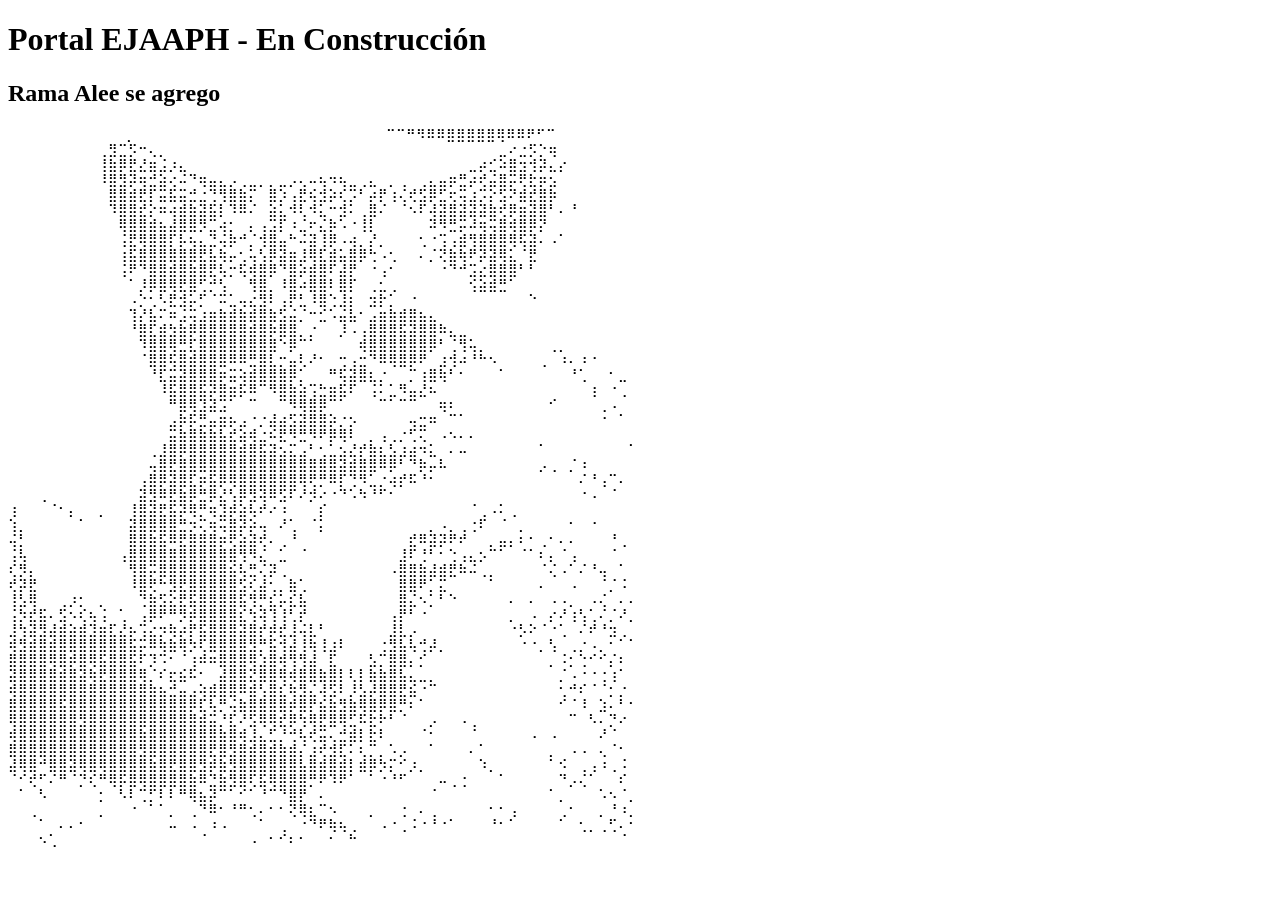
<file: index.html>
<!DOCTYPE html>
<html lang="es">
<head>
    <meta charset="UTF-8">
    <meta name="viewport" content="width=device-width, initial-scale=1.0">
    <title>Portal EJAAPH - En Construcción</title>
</head>
<body>
    <h1>Portal EJAAPH - En Construcción</h1>

    <h2>Rama Alee se agrego</h2>
    <pre> ⠀⠀⠀⠀⠀⠀⠀⠀⠀⠀⠀⡀⠀⠀⠀⠀⠀⠀⠀⠀⠀⠀⠀⠀⠀⠀⠀⠀⠀⠀⠀⠀⠀⠀⠀⠀⠀⠉⠉⠛⠻⠿⠿⣿⣿⣿⣿⣿⢿⠿⠿⠟⠋⠉⠀⠀⠀⠀⠀⠀⠀⠀⠀
⠀⠀⠀⠀⠀⠀⠀⠀⠀⢀⣻⣉⡫⠒⢄⡀⠀⠀⠀⠀⠀⠀⠀⠀⠀⠀⠀⠀⠀⠀⠀⠀⠀⠀⠀⠀⠀⠀⠀⠀⠀⠀⠀⠀⠀⠀⠀⠀⠀⣀⠔⣐⡫⡑⢶⠀⠀⠀⠀⠀⠀⠀⠀
⠀⠀⠀⠀⠀⠀⠀⠀⠀⢸⣷⡿⣟⣜⣶⣨⡰⣄⠀⠀⠀⠀⠀⠀⠀⠀⠀⠀⠀⠀⠀⠀⠀⠀⠀⠀⠀⠀⠀⠀⠀⠀⠀⠀⠀⠀⣀⡴⣊⠵⣿⣲⢺⡽⣄⡔⠀⠀⠀⠀⠀⠀⠀
⠀⠀⠀⠀⠀⠀⠀⠀⠀⠸⣿⣻⡽⢶⣚⣵⢔⠬⠙⢶⣤⣄⡠⢀⣀⡀⡀⣀⡠⢄⠤⢦⠲⢦⣀⢀⣄⠀⡀⢀⠀⢀⣄⣤⡶⣛⡴⢞⣬⣿⡭⢟⣗⡶⣢⠀⠀⠀⠀⠀⠀⠀⠀
⠀⠀⠀⠀⠀⠀⠀⠀⠀⠀⣿⣿⣾⣟⡏⣭⣯⣭⣚⣐⢙⢻⣿⣷⡍⠀⣿⡱⢠⣟⢮⣺⡵⢎⡩⠃⡴⡟⢰⢌⢞⣫⡿⣋⢖⢭⣰⡩⡕⣫⠝⣾⣞⣿⡷⠀⠀⠀⠀⠀⠀⠀⠀
⠀⠀⠀⠀⠀⠀⠀⠀⠀⠀⠹⣿⣿⣞⡕⠶⢴⣾⣷⣽⣯⡇⠹⠿⠌⠀⣵⣅⠺⢇⠺⣅⠒⣺⠅⢀⣿⠌⠀⠈⠢⠏⢼⣽⣿⣽⣽⣽⣷⢞⡿⣶⣽⣿⠃⠄⠘⠀⠀⠀⠀⠀⠀
⠀⠀⠀⠀⠀⠀⠀⠀⠀⠀⠀⢿⣿⣿⣾⣦⣼⣿⣿⡻⣉⢴⡂⠀⡄⢠⣩⡏⠰⣈⠖⣌⡷⠡⠐⢸⡇⠀⠀⠀⠀⠀⠽⠻⣛⡭⠼⢶⢭⣿⢾⣿⡿⡝⠀⠀⠀⠀⠀⠀⠀⠀⠀
⠀⠀⠀⠀⠀⠀⠀⠀⠀⠀⠀⢨⣟⢿⣿⣿⡏⡧⢦⣄⣙⢬⡷⠚⡈⢺⣿⣤⠓⠬⣽⢸⡿⠠⢴⡀⡜⡀⠀⠀⠀⢂⠐⢩⢠⣾⢻⣿⣿⣿⢿⢯⣽⠄⠠⠁⠀⠀⠀⠀⠀⠀⠀
⠀⠀⠀⠀⠀⠀⠀⠀⠀⠀⠀⢰⣯⣿⣿⣿⣿⣿⣿⣟⣧⢷⡤⢂⢥⢣⡿⣽⣶⣸⢿⣏⣾⣥⣿⡿⢓⠠⢂⠀⠀⠄⡈⢝⣷⢷⠟⡽⣽⢿⣅⠈⣟⠀⠀⠀⠀⠀⠀⠀⠀⠀⠀
⠀⠀⠀⠀⠀⠀⠀⠀⠀⠀⠀⢨⠟⠙⣿⣿⣾⣿⣷⣿⣟⢧⡒⢯⢾⣿⡿⠙⣿⡵⣾⣿⠏⣼⡟⠀⠐⢠⠂⠀⠀⠀⠀⠐⠙⠚⣩⣔⣿⣿⣿⠃⠃⠀⠀⠀⠀⠀⠀⠀⠀⠀⠀
⠀⠀⠀⠀⠀⠀⠀⠀⠀⠀⠀⠀⠁⡸⡿⣿⢿⣟⣿⢋⡚⢣⠀⠀⢻⣿⡀⠸⣿⠴⣿⣿⠇⣿⡏⠀⢀⣂⢀⠀⠀⠀⠀⠀⠀⠀⢪⣵⣾⣛⠁⠀⠀⠀⠀⠀⠀⠀⠀⠀⠀⠀⠀
⠀⠀⠀⠀⠀⠀⠀⠀⠀⠀⠀⠀⠠⡑⢂⠣⣟⣺⡥⡋⠈⠭⣁⢤⣔⣻⠇⢠⡟⣃⠸⣿⢑⣸⡆⠀⣲⡗⡁⠀⠐⠀⠀⠀⠀⠀⠀⠀⠀⠀⠀⠀⠑⠀⠀⠀⠀⠀⠀⠀⠀⠀⠀
⠀⠀⠀⠀⠀⠀⠀⠀⠀⠀⠀⠀⢹⡜⣧⠍⠶⣨⢭⣰⣶⣷⣾⣷⣾⣿⣷⣫⣬⡈⠒⣊⠡⣬⣧⠂⣠⣶⣷⣾⣿⣦⣄⠀⠀⠀⠀⠀⠀⠀⠀⠀⠀⠀⠀⠀⠀⠀⠀⠀⠀⠀⠀
⠀⠀⠀⠀⠀⠀⠀⠀⠀⠀⠀⠀⠘⣿⣏⣾⣳⣷⡿⣿⣿⣿⣿⣿⣾⣿⡷⣿⣿⡀⡐⠀⠀⡸⠠⢠⣿⣿⣿⣯⣽⣿⣿⠷⣄⣀⠀⠀⠀⠀⠀⠀⠀⠀⠀⠀⠀⠀⠀⠀⠀⠀⠀
⠀⠀⠀⠀⠀⠀⠀⠀⠀⠀⠀⠀⠀⠹⣿⣿⢿⣛⣏⣿⣿⣿⣿⣿⣿⣿⣿⠑⡿⠉⠁⠀⠀⠀⠀⢾⣿⣿⣿⣿⣿⣿⡿⠃⢈⢻⢥⡀⠀⠀⠀⠀⠀⠀⢀⡀⠀⠀⠀⠀⠀⠀⠀
⠀⠀⠀⠀⠀⠀⠀⠀⠀⠀⠀⠀⠀⠈⣿⣿⢯⣿⣾⣿⣿⣿⠿⠿⣛⣿⣇⡒⣤⢇⠜⠂⠀⢒⢠⣒⠙⠿⢿⣿⡿⠟⠀⣰⢺⠴⠘⠓⠢⠀⠀⠀⠀⢀⠀⠰⠄⠰⠐⠀⠀⠀⠀
⠀⠀⠀⠀⠀⠀⠀⠀⠀⠀⠀⠀⠀⠀⠘⣏⣭⣽⣿⣿⣿⡶⣭⢵⣾⣿⣿⣿⡿⡁⠀⠀⠛⢯⣽⣿⣆⡐⠀⠀⡉⢰⣿⢷⠃⠂⠀⠀⠀⠁⠀⠀⠀⠀⠀⠀⠘⢁⠀⠀⠂⣀⠀
⠀⠀⠀⠀⠀⠀⠀⠀⠀⠀⠀⠀⠀⠀⠀⠸⣯⣿⣿⣯⡽⣿⣶⡯⠿⠉⠻⣿⣷⣵⢩⣓⣶⣯⠏⠀⢨⠅⣁⠻⣤⣜⠦⠀⠀⠀⠀⠀⠀⠀⠀⠀⠀⠀⠀⠀⠀⠀⢰⠀⠐⢀⠀
⠀⠀⠀⠀⠀⠀⠀⠀⠀⠀⠀⠀⠀⠀⠀⠀⠛⣿⢿⣹⣽⣩⠁⠀⠉⠀⠀⠉⠻⢿⣿⡿⠉⠁⠀⠀⠀⠉⠁⠉⠉⠀⠀⢶⠆⠀⠀⠀⠀⠀⠀⠀⠀⠀⠊⠀⠀⠀⠀⢀⠠⠀⠀
⠀⠀⠀⠀⠀⠀⠀⠀⠀⠀⠀⠀⠀⠀⠀⠀⣠⡷⡯⣛⣤⣶⡦⣠⠐⡐⣼⣴⣫⣽⣿⣿⡵⡐⡢⠀⠀⠀⠀⠀⢤⣒⠶⠀⠉⠁⠀⠀⠀⠀⠀⠀⠀⠀⠀⠀⠀⠀⠀⠐⠀⠁⠀
⠀⠀⠀⠀⠀⠀⠀⠀⠀⠀⠀⠀⠀⠀⠀⠀⣭⣷⣿⣷⣷⣧⣞⣵⢾⣐⠮⣟⠻⣛⠻⠟⡿⢿⠇⠀⡀⢠⢀⡐⢋⢍⠀⠠⠢⠄⠄⠀⠀⠀⠀⠀⠀⠀⠀⠀⠀⠀⠀⠀⠀⠀⠀
⠀⠀⠀⠀⠀⠀⠀⠀⠀⠀⠀⠀⠀⠀⢀⣸⣿⡿⣿⣿⣿⣿⣿⣾⣿⣯⣽⣢⣍⣠⠃⢂⣁⣢⣜⡞⣷⣆⣣⣰⣴⠲⣅⠀⠄⠤⠀⠀⠀⠀⠀⠀⠀⠁⠀⠀⠀⠀⠀⠀⠀⠀⠁
⠀⠀⠀⠀⠀⠀⠀⠀⠀⠀⠀⠀⠀⠀⢤⣿⣟⣿⣿⣿⣿⣿⣿⣿⣿⣿⣿⣿⣿⣿⣿⣿⣿⣽⣾⣿⣿⠿⡿⠃⠙⡷⡤⠧⠀⠀⠀⠀⠀⠀⠀⠀⠀⡠⢀⠀⡈⠰⠀⠀⠀⠀⠀
⠀⠀⠀⠀⠀⠀⠀⠀⠀⠀⠀⠀⠀⢠⣿⡿⣽⣿⣏⡶⣯⡿⢿⣿⣿⣿⣿⣿⣿⢿⢟⡛⠿⡏⢙⠻⣁⡐⢴⡞⠯⠘⠂⠀⠀⠀⠀⠀⠀⠀⠀⠀⠀⠀⠀⠀⠀⠌⠘⢠⠉⠄⠀
⠀⠀⠀⢀⠀⠀⠀⠀⠀⠀⠀⠀⠀⣽⣻⠿⣟⣷⡿⣛⡿⣜⢣⡿⣻⢽⠿⣫⠏⠜⡺⠔⠐⠙⠡⠳⠘⠋⠂⠀⠀⠀⠀⠀⠀⠀⠀⠀⠀⠀⠀⠀⠀⠀⠀⠀⠀⠐⠠⠀⠈⠀⠀
⢰⠀⠀⠀⠈⠂⡄⠀⠀⡀⠀⠀⢸⣿⣽⣟⣯⡽⢿⡛⢶⣹⡾⣵⢧⠞⠔⠰⠀⠀⠀⡎⠀⠀⠀⠀⠀⠀⠀⠀⠀⠀⠀⠀⠀⠀⠈⢀⠠⠅⢀⠀⠀⠀⠀⠀⠀⠀⠀⠀⠀⠀⠀
⢱⡀⠀⠀⠀⠀⠀⠁⠀⠀⠀⠀⣽⣿⣿⣿⣿⣛⡲⢍⢶⢭⣿⡽⡵⢤⠀⠜⢁⠀⠈⡅⠀⠀⠀⠀⠀⠀⠀⠀⠀⠀⡀⠠⡀⢀⢐⠏⠀⠈⠀⡀⠀⠀⠀⠀⠂⠀⠐⠀⠀⠀⠀
⢬⡃⠀⠀⠀⠀⠀⠀⠀⠀⠀⠀⣿⣿⣷⣯⠿⣟⣿⣿⣿⡶⢟⣵⣽⢞⠄⢀⠘⠀⠀⠀⠀⠀⠀⠀⠀⠀⠀⠀⣞⠿⣽⡽⠟⠞⠀⠀⡀⣤⡄⠆⠂⢀⠂⠄⠄⠀⠀⠀⠘⢀⠀
⢨⢧⠀⠀⠀⠀⠀⠀⠀⠀⠀⢠⣿⣿⣿⣿⣿⣿⣿⣿⣿⣿⣿⢻⠻⣌⠀⣁⠀⠈⠀⠀⠀⠀⠀⠀⠀⠀⠀⣸⠏⢘⠃⠂⢑⢠⣄⡢⠉⠁⠀⠈⠁⠆⡄⠈⢠⠀⠀⠀⠈⠀⠀
⢎⡻⡄⠀⠀⠀⠀⠀⠀⠀⠀⠀⢻⣿⡭⣿⣿⣿⣿⣿⣿⣿⣮⢧⣛⢌⡽⢀⠀⠀⠀⠀⠀⠀⠀⠀⠀⠀⠠⣿⣿⣷⣼⣾⣟⠷⠬⢀⡀⠀⠀⠀⠀⠈⢌⠠⠁⠌⠘⢤⠀⠁⠀
⢞⡽⣟⠀⠀⠀⠀⠀⠀⠀⠀⠀⠸⣿⢟⠓⣻⣟⣿⣿⣿⣿⣿⣫⢎⣼⢂⡀⣷⢁⠀⠀⠀⠀⠀⠀⠀⠀⠀⣿⣿⠟⡁⣍⠀⠀⠀⠀⠁⠀⠀⠀⠀⠄⠀⠀⠠⠀⠀⠈⡈⠨⠀
⢸⣣⢿⠀⠀⢀⡰⡂⠀⡀⠀⠀⠀⢙⣷⣫⣕⣟⣯⣿⣿⣿⣿⣯⢻⡛⣎⡥⣎⣧⠀⠀⠀⠀⠀⠀⠀⠀⠀⣿⣌⠢⡁⠃⠑⠀⠀⠀⠀⠀⠄⠀⠄⠀⠠⠠⡀⠀⠠⢌⠀⠄⠄
⢨⡳⣞⣯⠄⣫⠢⢎⢦⢨⠀⢁⠀⢠⡿⠟⠛⡻⡾⣿⣿⣿⣿⣎⢳⢽⢹⢸⢃⡞⠀⠀⠀⠀⠀⠀⠀⠀⢠⡟⠃⠐⠀⠀⠀⠀⠀⠀⠀⠀⡀⠀⠠⠀⡔⠜⢰⢣⢁⠌⡈⠜⡀
⣸⢳⣽⣻⣼⣾⣵⣾⣹⣶⣏⣜⡦⢩⣔⡲⢷⡴⡟⣯⣿⣿⣿⣽⣿⡞⡾⣞⣸⢬⣇⠃⠀⠀⠀⠀⠀⠀⣸⣇⡠⠀⠀⠀⠀⠀⠀⠀⠀⠀⠐⡣⠕⠈⠐⢁⠀⠌⠞⠘⣲⢀⠀
⢾⣻⣾⣿⣾⣿⣿⣿⣿⣿⣿⣿⣯⡭⠿⢷⣷⢿⡳⢏⣿⣿⣿⣿⣻⡛⣯⢺⣼⢸⢷⢸⣰⠇⠀⠀⠀⢐⣻⣧⢧⢚⡼⡀⠀⠀⠀⠀⠀⠀⠀⠐⠐⡀⢣⠀⢀⡐⠠⡀⠂⠁⠁
⣿⣿⣿⣿⢿⣿⡾⣿⢿⣯⣿⣿⣯⠏⡹⠩⠂⠈⢰⠾⠶⣿⣿⣿⢿⣱⣿⢾⢻⢻⣼⠀⣏⠀⠀⠀⣣⡉⣿⣿⡄⡊⠀⠀⠀⠀⠀⠀⠀⠀⠀⠀⠀⠀⡀⠨⡂⢑⠊⠊⡌⠆⠀
⣽⣿⣿⣿⣿⣾⣿⣽⢷⣟⣿⣿⣿⢿⡈⠎⣖⣮⠯⠂⠀⣼⣿⣿⣝⣿⣿⢿⢾⣿⣿⣷⣿⡇⢇⡇⣷⣷⣿⣧⣄⣀⡀⠀⠀⠀⠀⠀⠀⠀⠀⠀⠀⠀⠀⡈⠠⠐⠐⢐⢰⠁⠀
⢾⣿⣿⣿⣿⣿⣿⣿⣿⣿⣿⣿⣿⣿⣷⣦⣚⣤⣠⢵⣾⣿⣿⠿⣾⢣⣿⣎⢷⣻⣌⢼⣫⠇⡸⣣⡼⣿⣿⣟⣮⠐⠉⠀⠀⠀⠀⠀⠀⠀⠀⠀⠀⠀⠀⢂⠚⠎⠈⠈⡂⡐⠀
⣿⣿⣿⣿⣿⣯⣿⣿⣿⣿⣿⣿⣿⣿⣿⣿⣿⣿⡿⣏⢧⡛⢬⣷⣿⣿⣿⣿⡾⣿⡟⣮⣷⣻⣷⢿⣿⡿⣿⡛⠆⠁⠀⠀⠀⠀⠀⠀⠀⠀⠀⠀⠀⠀⠀⠊⠈⠸⠀⣱⠄⠃⠂
⢿⣿⣿⣿⣿⣿⣿⣻⣿⣿⣿⣿⣿⣿⣿⣿⣿⣿⣿⣾⣭⡘⣏⠜⣫⢿⢿⣞⡿⢳⢿⣟⣿⢿⣋⠯⣗⠗⠃⠈⠀⠀⡠⠀⠀⠠⢀⠀⠀⠀⠀⠀⠀⠀⠀⠀⠉⠀⠣⠄⡙⠔⠀
⢾⣿⣿⣿⣿⣿⣿⣿⣿⣿⣿⣿⣿⣷⣿⣿⣿⣿⣿⣿⣿⣷⣿⢾⣸⣄⣋⡘⢚⢧⢞⣭⢄⣚⣾⡇⣗⠇⠀⠀⠀⠈⠂⠀⠀⠀⠈⠀⠀⠀⠀⠀⠠⠀⠠⠀⠀⠀⠀⠜⠈⠀⠀
⣿⣿⣿⣿⣿⣿⣿⣿⣿⣿⣿⣿⣿⣻⣿⣿⣿⣿⣿⣿⣟⣿⣻⣿⣾⣿⣾⣷⣾⡌⣰⢞⣺⣏⠅⢆⡉⡀⠡⡠⠀⠀⠁⠀⠀⠀⠄⠁⠀⠀⠀⠀⠀⠀⡀⠀⠠⠠⠀⢄⠈⠂⠀
⣼⢿⣿⠚⣿⣿⣽⢿⣿⢿⣿⣿⣿⣿⣷⣿⣟⣿⣿⣻⡾⣷⣻⣿⣿⣿⣿⣿⣿⣧⣿⣾⣿⣾⡇⣾⡿⡳⡍⠊⡰⡀⠀⠀⠀⠀⠀⠱⡀⠀⠀⠀⠀⠀⠁⠪⠀⢀⢠⠰⢀⠨⠀
⠈⠊⢞⠋⠌⠛⠈⡙⢎⠛⢿⡯⣿⢿⣿⣿⣿⣿⣷⠿⣙⣷⣻⣿⢏⣯⢿⣿⣿⣿⡛⠟⠹⠟⠁⠀⠁⠐⠘⠋⠀⠀⠀⠤⢀⢐⠀⠀⠀⠁⠀⠀⠀⠀⠀⠙⡠⢌⠁⠀⠀⠎⠀
⠀⠁⠀⠣⠀⠀⠀⠀⠀⡂⠀⠣⠇⢉⡋⠇⠇⠛⢿⣦⡽⠉⠁⠊⠁⠘⠉⠙⣿⡟⠀⠄⠀⠀⠀⠀⠀⠀⠀⠀⠀⠀⠈⠀⠀⠀⠀⠀⠀⠀⠀⠀⠀⠀⠁⡀⠀⠀⠀⠡⠢⠈⡀
⠀⠀⢀⠀⠀⠀⠀⠀⠀⡀⠀⠀⠐⠀⠁⠁⡀⠀⢀⠙⠿⠂⠘⠛⢂⠄⠂⠂⢝⢿⣆⠉⠢⠀⠀⠀⡀⠀⠀⢐⠀⠄⢀⠀⠀⠀⠀⠀⠂⠂⢠⠀⠀⠀⠀⢀⠂⠀⠀⡀⠘⠰⡀
⠀⠀⠀⠁⠀⠄⠄⠂⠀⠀⠀⠀⠀⠀⠀⠀⠤⠀⠠⠀⠰⠠⠀⠀⠀⠁⠀⢀⠀⠐⠙⠟⢷⢦⢀⠀⠀⠠⠐⢀⠨⠐⠘⠐⠁⠀⠀⠀⠘⠂⠁⠀⠀⠀⠀⠁⠀⢂⡀⢀⢋⠄⠂
⠀⠀⠀⠢⢁⠀⠀⠀⠀⠀⠀⠀⠀⠀⠀⠀⠀⠀⠀⠈⠀⠀⠀⠀⠠⠀⠂⠊⠆⠂⠀⠀⠂⠀⠓⠀⠀⠀⠀⠀⠀⠀⠀⠀⠀⠀⠀⠀⠀⠀⠀⠀⠀⠀⠀⠀⠀⠀⠀⠀⠀⠈⠀</pre>    
</body>
</html>
</file>
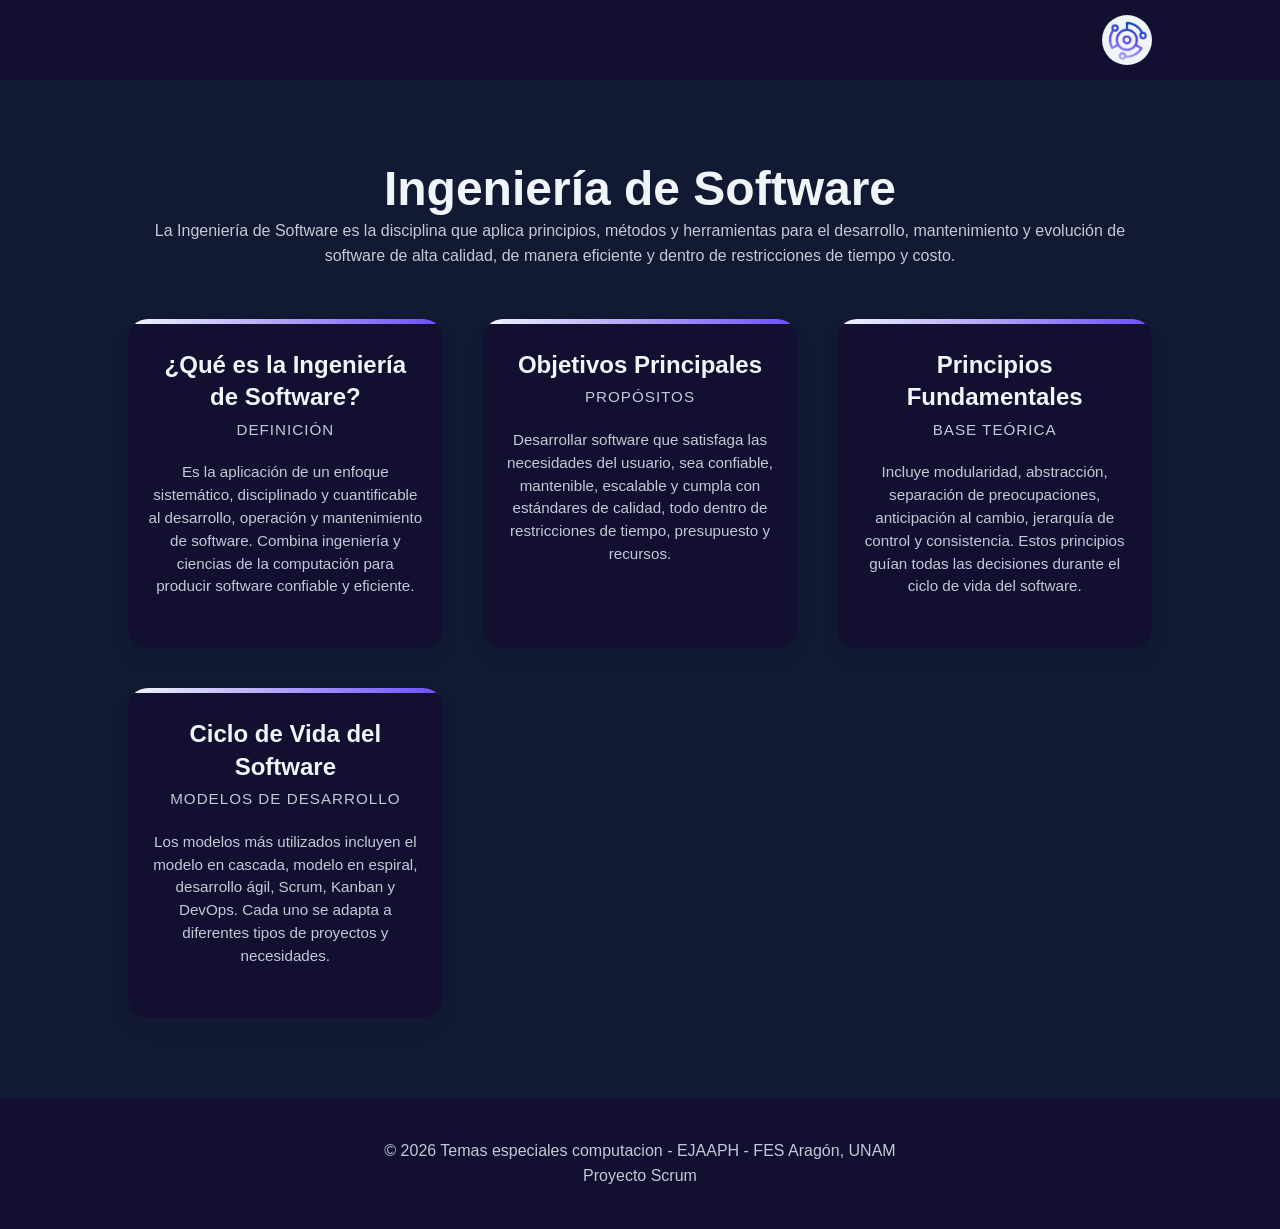
<file: apartado1.html>
<!DOCTYPE html>
<html lang="es">

<head>
    <meta charset="UTF-8">
    <meta name="viewport" content="width=device-width, initial-scale=1.0">
    <title>I.S</title>
    <link rel="icon" href="favicon.ico" type="image/x-icon" />
    <link rel="stylesheet" href="src/style.css">
</head>

<body>

    <!-- HEADER CONSISTENTE -->
    <header class="header">
        <div class="menu">
            <button id="menu-btn" class="menu-btn">
                <span></span>
                <span></span>
                <span></span>
            </button>

            <nav id="menu-panel" class="menu-panel">
                <ul>
                    <li><a href="index.html">Inicio</a></li>
                    <li><a href="apartado1.html">Teoría Básica IS</a></li>
                    <li><a href="apartado2.html">Patrones</a></li>
                    <li><a href="apartado3.html">Scrum</a></li>
                    <li><a href="apartado4.html">Desarrolladores</a></li>
                </ul>
            </nav>
        </div>

        <div class="header-right">
            <img src="src/image/logo.png" class="logo" alt="EJAAPH Logo">
        </div>
    </header>

    <!-- CONTENIDO PRINCIPAL -->
    <section class="desarrolladores">
        <h1>Ingeniería de Software</h1>

        <p>La Ingeniería de Software es la disciplina que aplica principios, métodos y herramientas para el desarrollo,
            mantenimiento y evolución de software de alta calidad, de manera eficiente y dentro de restricciones de
            tiempo y costo.</p>

        <div class="grid-equipo">

            <!-- Tarjeta 1 -->
            <div class="desarrollador">
                <div class="team-info">
                    <h3>¿Qué es la Ingeniería de Software?</h3>
                    <p class="team-role">Definición</p>
                    <p>Es la aplicación de un enfoque sistemático, disciplinado y cuantificable al desarrollo, operación
                        y mantenimiento de software. Combina ingeniería y ciencias de la computación para producir
                        software confiable y eficiente.</p>
                </div>
            </div>

            <!-- Tarjeta 2 -->
            <div class="desarrollador">
                <div class="team-info">
                    <h3>Objetivos Principales</h3>
                    <p class="team-role">Propósitos</p>
                    <p>Desarrollar software que satisfaga las necesidades del usuario, sea confiable, mantenible,
                        escalable y cumpla con estándares de calidad, todo dentro de restricciones de tiempo,
                        presupuesto y recursos.</p>
                </div>
            </div>

            <!-- Tarjeta 3 -->
            <div class="desarrollador">
                <div class="team-info">
                    <h3>Principios Fundamentales</h3>
                    <p class="team-role">Base teórica</p>
                    <p>Incluye modularidad, abstracción, separación de preocupaciones, anticipación al cambio, jerarquía
                        de control y consistencia. Estos principios guían todas las decisiones durante el ciclo de vida
                        del software.</p>
                </div>
            </div>

            <!-- Tarjeta 4 -->
            <div class="desarrollador">
                <div class="team-info">
                    <h3>Ciclo de Vida del Software</h3>
                    <p class="team-role">Modelos de desarrollo</p>
                    <p>Los modelos más utilizados incluyen el modelo en cascada, modelo en espiral, desarrollo ágil,
                        Scrum, Kanban y DevOps. Cada uno se adapta a diferentes tipos de proyectos y necesidades.</p>
                </div>
            </div>

        </div>
    </section>

    <!-- Footer -->
    <footer>
        <p>&copy; 2026 Temas especiales computacion - EJAAPH - FES Aragón, UNAM</p>
        <p>Proyecto Scrum</p>
    </footer>

    <!-- Script del menú hamburguesa -->
    <script>
        const btn = document.getElementById("menu-btn");
        const panel = document.getElementById("menu-panel");

        btn.addEventListener("click", () => {
            btn.classList.toggle("active");
            panel.classList.toggle("active");
        });

        /* Cerrar al hacer clic fuera */
        document.addEventListener("click", (e) => {
            if (!btn.contains(e.target) && !panel.contains(e.target)) {
                btn.classList.remove("active");
                panel.classList.remove("active");
            }
        });
    </script>

</body>

</html>
</file>
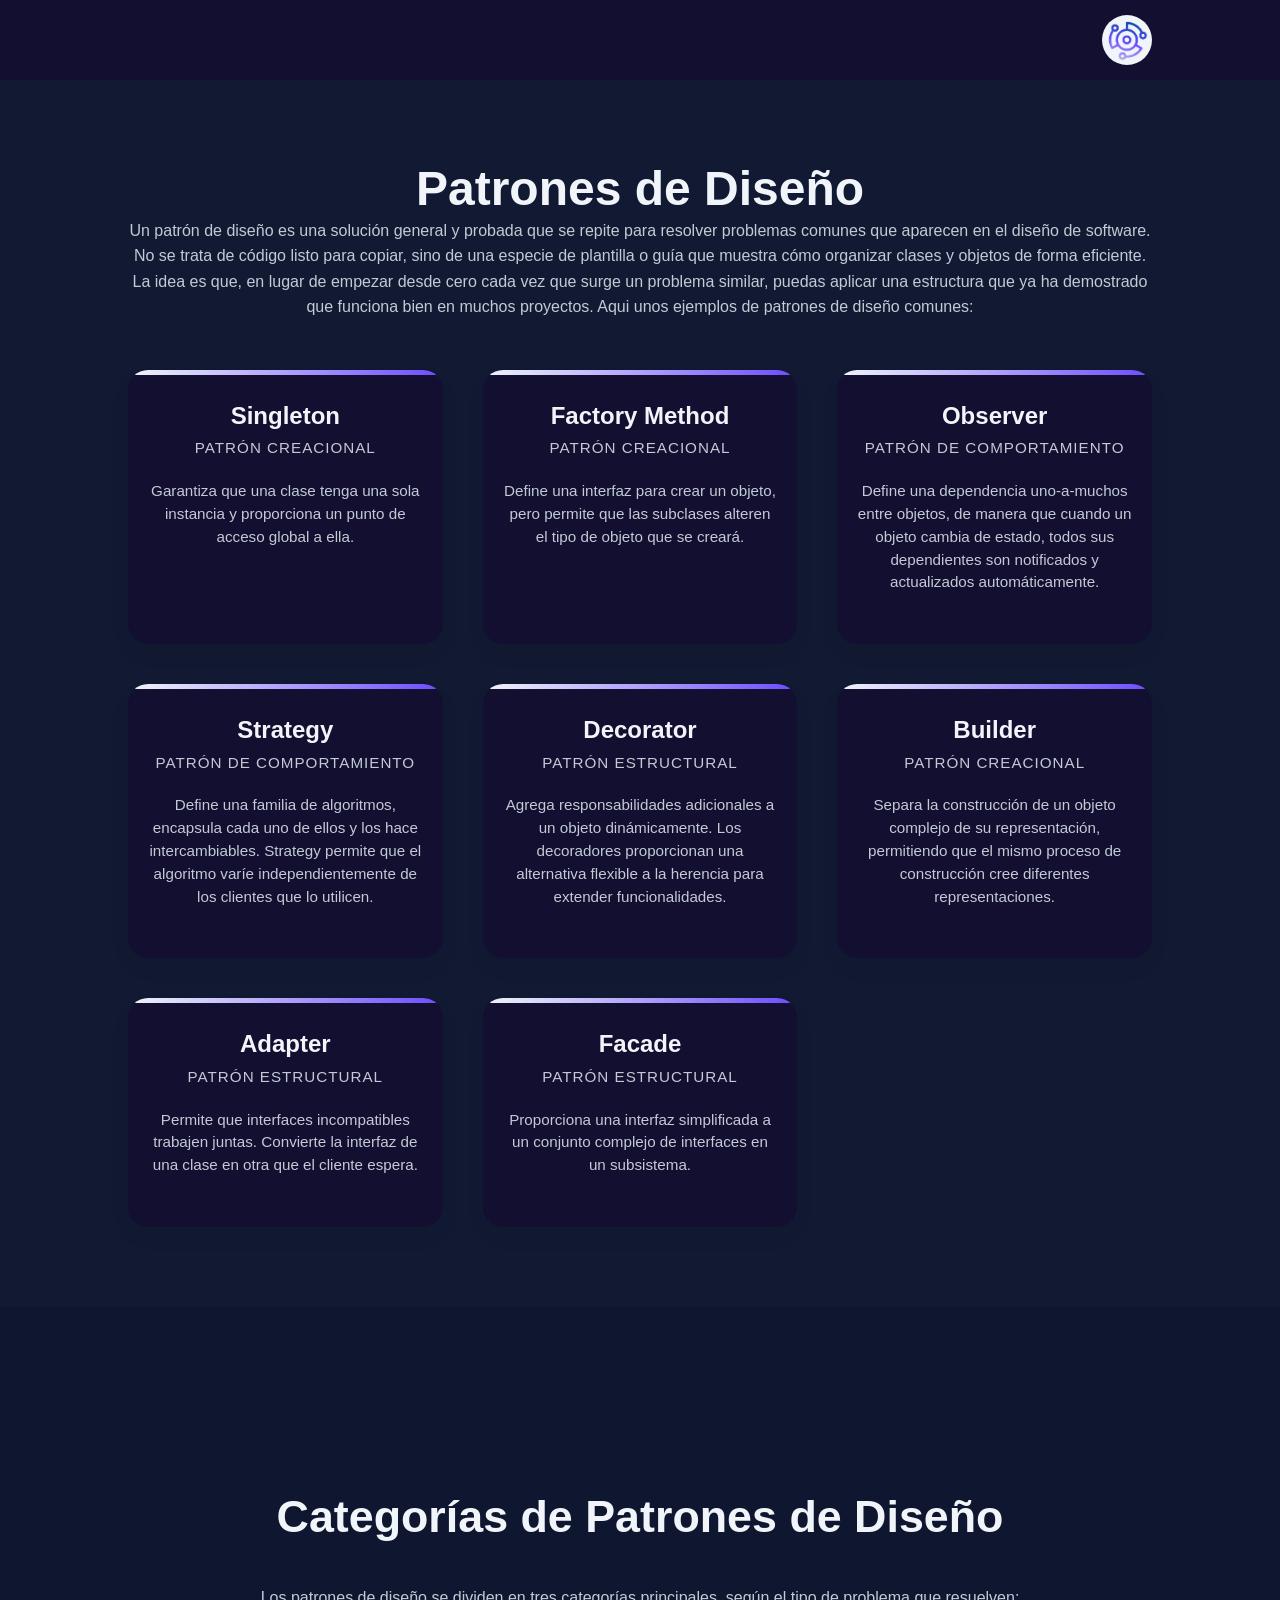
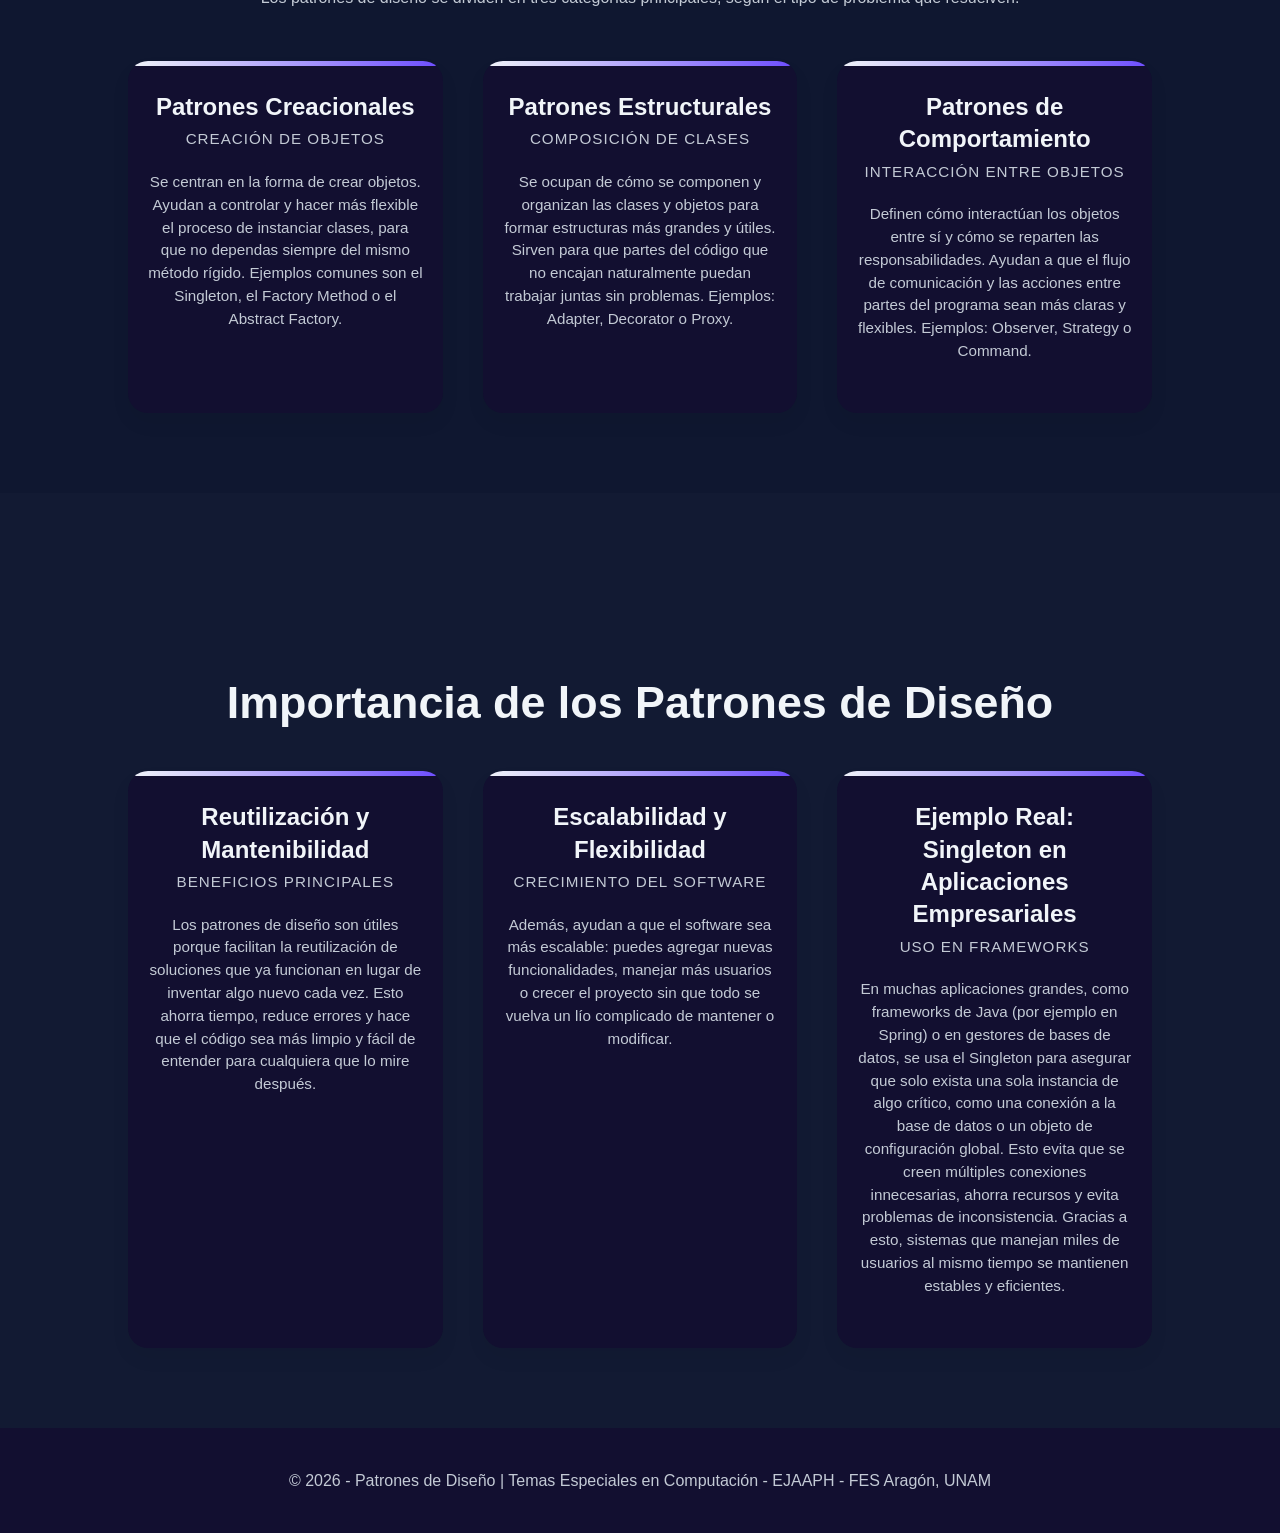
<file: apartado2.html>
<!DOCTYPE html>
<html lang="es">

<head>
    <meta charset="UTF-8">
    <meta name="viewport" content="width=device-width, initial-scale=1.0">
    <title>Patrones de Diseño</title>
    <link rel="icon" href="favicon.ico" type="image/x-icon" />
    <link rel="stylesheet" href="src/style.css">
</head>

<body>

    <!-- HEADER UNIFICADO CON NAVEGACIÓN -->
    <header class="header">
        <div class="menu">
            <button id="menu-btn" class="menu-btn">
                <span></span>
                <span></span>
                <span></span>
            </button>

            <nav id="menu-panel" class="menu-panel">
                <ul>
                    <li><a href="index.html">Inicio</a></li>
                    <li><a href="apartado1.html">Teoría Básica IS</a></li>
                    <li><a href="apartado2.html">Patrones</a></li>
                    <li><a href="apartado3.html">Scrum</a></li>
                    <li><a href="apartado4.html">Desarrolladores</a></li>
                </ul>
            </nav>
        </div>

        <div class="header-right">
            <img src="src/image/logo.png" class="logo" alt="EJAAPH Logo">
        </div>
    </header>

    <!-- ====================== SECCIÓN 1: PATRONES ====================== -->
    <section id="patrones" class="desarrolladores">
        <h1>Patrones de Diseño</h1>

        <p>Un patrón de diseño es una solución general y probada que se repite para resolver problemas comunes que
            aparecen en el diseño de software. No se trata de código listo para copiar, sino de una especie de
            plantilla o guía que muestra cómo organizar clases y objetos de forma eficiente. La idea es que,
            en lugar de empezar desde cero cada vez que surge un problema similar, puedas aplicar una estructura
            que ya ha demostrado que funciona bien en muchos proyectos. Aqui unos ejemplos de patrones de diseño
            comunes:</p>

        <div class="grid-equipo">
            <div class="desarrollador">
                <div class="team-info">
                    <h3>Singleton</h3>
                    <p class="team-role">Patrón Creacional</p>
                    <p>Garantiza que una clase tenga una sola instancia y proporciona un punto de acceso global a ella.
                    </p>
                </div>
            </div>
            <div class="desarrollador">
                <div class="team-info">
                    <h3>Factory Method</h3>
                    <p class="team-role">Patrón Creacional</p>
                    <p>Define una interfaz para crear un objeto, pero permite que las subclases alteren el tipo de
                        objeto que se creará.</p>
                </div>
            </div>
            <div class="desarrollador">
                <div class="team-info">
                    <h3>Observer</h3>
                    <p class="team-role">Patrón de Comportamiento</p>
                    <p>Define una dependencia uno-a-muchos entre objetos, de manera que cuando un objeto cambia de
                        estado, todos sus dependientes son notificados y actualizados automáticamente.</p>
                </div>
            </div>
            <div class="desarrollador">
                <div class="team-info">
                    <h3>Strategy</h3>
                    <p class="team-role">Patrón de Comportamiento</p>
                    <p>Define una familia de algoritmos, encapsula cada uno de ellos y los hace intercambiables.
                        Strategy permite que el algoritmo varíe independientemente de los clientes que lo utilicen.</p>
                </div>
            </div>
            <div class="desarrollador">
                <div class="team-info">
                    <h3>Decorator</h3>
                    <p class="team-role">Patrón Estructural</p>
                    <p>Agrega responsabilidades adicionales a un objeto dinámicamente. Los decoradores proporcionan una
                        alternativa flexible a la herencia para extender funcionalidades.</p>
                </div>
            </div>
            <div class="desarrollador">
                <div class="team-info">
                    <h3>Builder</h3>
                    <p class="team-role">Patrón Creacional</p>
                    <p>Separa la construcción de un objeto complejo de su representación, permitiendo que el mismo
                        proceso de construcción cree diferentes representaciones.</p>
                </div>
            </div>
            <div class="desarrollador">
                <div class="team-info">
                    <h3>Adapter</h3>
                    <p class="team-role">Patrón Estructural</p>
                    <p>Permite que interfaces incompatibles trabajen juntas. Convierte la interfaz de una clase en otra
                        que el cliente espera.</p>
                </div>
            </div>
            <div class="desarrollador">
                <div class="team-info">
                    <h3>Facade</h3>
                    <p class="team-role">Patrón Estructural</p>
                    <p>Proporciona una interfaz simplificada a un conjunto complejo de interfaces en un subsistema.</p>
                </div>
            </div>
        </div>
    </section>

    <!-- ====================== SECCIÓN 2: CATEGORÍAS ====================== -->
    <section id="categorias" class="desarrolladores" style="background-color: var(--fondo-seccion-alt);">
        <div class="seccion-titulo">
            <h2>Categorías de Patrones de Diseño</h2>
        </div>

        <p>Los patrones de diseño se dividen en tres categorías principales, según el tipo de problema que resuelven:
        </p>

        <div class="grid-equipo">
            <div class="desarrollador">
                <div class="team-info">
                    <h3>Patrones Creacionales</h3>
                    <p class="team-role">Creación de Objetos</p>
                    <p>Se centran en la forma de crear objetos. Ayudan a controlar y hacer más flexible el proceso de
                        instanciar clases, para que no dependas siempre del mismo método rígido. Ejemplos comunes son el
                        Singleton, el Factory Method o el Abstract Factory.</p>
                </div>
            </div>

            <div class="desarrollador">
                <div class="team-info">
                    <h3>Patrones Estructurales</h3>
                    <p class="team-role">Composición de Clases</p>
                    <p>Se ocupan de cómo se componen y organizan las clases y objetos para formar estructuras más
                        grandes y útiles. Sirven para que partes del código que no encajan naturalmente puedan trabajar
                        juntas sin problemas. Ejemplos: Adapter, Decorator o Proxy.</p>
                </div>
            </div>

            <div class="desarrollador">
                <div class="team-info">
                    <h3>Patrones de Comportamiento</h3>
                    <p class="team-role">Interacción entre Objetos</p>
                    <p>Definen cómo interactúan los objetos entre sí y cómo se reparten las responsabilidades. Ayudan a
                        que el flujo de comunicación y las acciones entre partes del programa sean más claras y
                        flexibles. Ejemplos: Observer, Strategy o Command.</p>
                </div>
            </div>
        </div>
    </section>

    <!-- ====================== SECCIÓN 3: IMPORTANCIA ====================== -->
    <section id="importancia" class="desarrolladores">
        <div class="seccion-titulo">
            <h2>Importancia de los Patrones de Diseño</h2>
        </div>

        <div class="grid-equipo">
            <div class="desarrollador">
                <div class="team-info">
                    <h3>Reutilización y Mantenibilidad</h3>
                    <p class="team-role">Beneficios Principales</p>
                    <p>Los patrones de diseño son útiles porque facilitan la reutilización de soluciones que ya
                        funcionan en lugar de inventar algo nuevo cada vez. Esto ahorra tiempo, reduce errores y hace
                        que el código sea más limpio y fácil de entender para cualquiera que lo mire después.</p>
                </div>
            </div>

            <div class="desarrollador">
                <div class="team-info">
                    <h3>Escalabilidad y Flexibilidad</h3>
                    <p class="team-role">Crecimiento del Software</p>
                    <p>Además, ayudan a que el software sea más escalable: puedes agregar nuevas funcionalidades,
                        manejar más usuarios o crecer el proyecto sin que todo se vuelva un lío complicado de mantener o
                        modificar.</p>
                </div>
            </div>

            <div class="desarrollador">
                <div class="team-info">
                    <h3>Ejemplo Real: Singleton en Aplicaciones Empresariales</h3>
                    <p class="team-role">Uso en Frameworks</p>
                    <p>En muchas aplicaciones grandes, como frameworks de Java (por ejemplo en Spring) o en gestores de
                        bases de datos, se usa el Singleton para asegurar que solo exista una sola instancia de algo
                        crítico, como una conexión a la base de datos o un objeto de configuración global. Esto evita
                        que se creen múltiples conexiones innecesarias, ahorra recursos y evita problemas de
                        inconsistencia. Gracias a esto, sistemas que manejan miles de usuarios al mismo tiempo se
                        mantienen estables y eficientes.</p>
                </div>
            </div>
        </div>
    </section>

    <!-- Footer -->
    <footer>
        <p>&copy; 2026 - Patrones de Diseño | Temas Especiales en Computación - EJAAPH - FES Aragón, UNAM</p>
    </footer>

    <!-- Script del menú hamburguesa -->
    <script>
        const btn = document.getElementById("menu-btn");
        const panel = document.getElementById("menu-panel");

        btn.addEventListener("click", () => {
            btn.classList.toggle("active");
            panel.classList.toggle("active");
        });

        /* Cerrar al hacer clic fuera */
        document.addEventListener("click", (e) => {
            if (!btn.contains(e.target) && !panel.contains(e.target)) {
                btn.classList.remove("active");
                panel.classList.remove("active");
            }
        });
    </script>

</body>

</html>
</file>
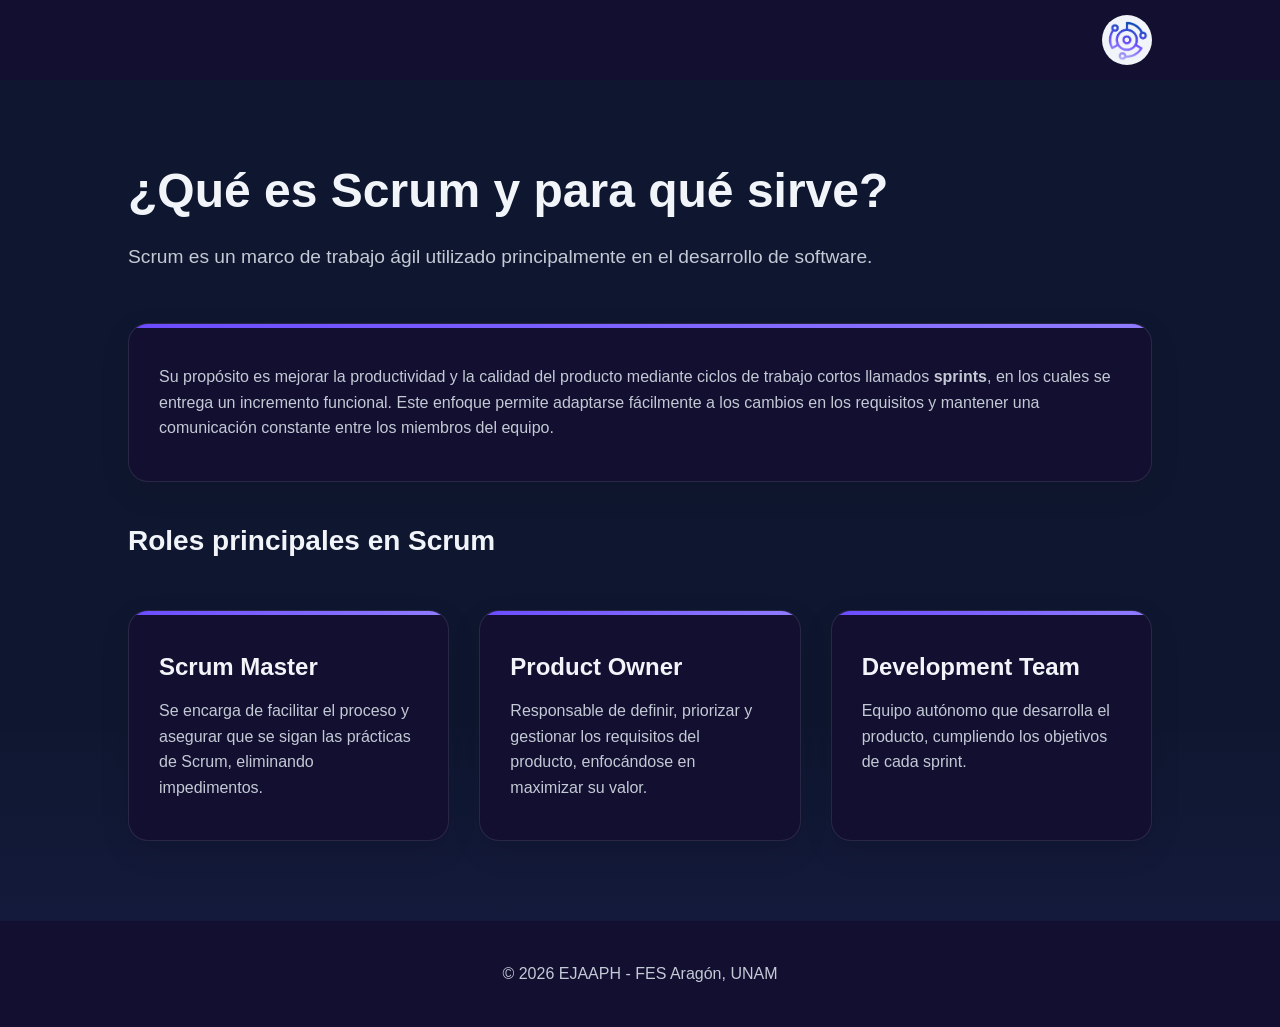
<file: apartado3.html>
<!DOCTYPE html>
<html lang="es">

<head>
    <meta charset="UTF-8">
    <meta name="viewport" content="width=device-width, initial-scale=1.0">
    <title>Scrum | EJAAPH</title>
    <link rel="stylesheet" href="src/style.css">
</head>

<body>
    <header class="header">
        <div class="menu">
            <button id="menu-btn" class="menu-btn">
                <span></span>
                <span></span>
                <span></span>
            </button>
            <nav id="menu-panel" class="menu-panel">
                <ul>
                    <li><a href="index.html">Inicio</a></li>
                    <li><a href="apartado1.html">Teoría Básica IS</a></li>
                    <li><a href="apartado2.html">Patrones</a></li>
                    <li><a href="apartado3.html">Scrum</a></li>
                    <li><a href="apartado4.html">Desarrolladores</a></li>
                </ul>
            </nav>
        </div>
        <div class="header-right">
            <img src="src/image/logo.png" class="logo" alt="EJAAPH Logo">
        </div>
    </header>

    <section class="perfil-completo" style="text-align: left;">
        <h2>¿Qué es Scrum y para qué sirve?</h2>
        <p>Scrum es un marco de trabajo ágil utilizado principalmente en el desarrollo de software.</p>

        <div class="card" style="margin-bottom: 40px;">
            <p>Su propósito es mejorar la productividad y la calidad del producto mediante ciclos de trabajo cortos
                llamados <strong>sprints</strong>, en los cuales se entrega un incremento funcional. Este enfoque
                permite adaptarse fácilmente a los cambios en los requisitos y mantener una comunicación constante entre
                los miembros del equipo.</p>
        </div>

        <h3>Roles principales en Scrum</h3>
        <div class="grid-datos">
            <div class="card">
                <h3>Scrum Master</h3>
                <p>Se encarga de facilitar el proceso y asegurar que se sigan las prácticas de Scrum, eliminando
                    impedimentos.</p>
            </div>
            <div class="card">
                <h3>Product Owner</h3>
                <p>Responsable de definir, priorizar y gestionar los requisitos del producto, enfocándose en maximizar
                    su valor.</p>
            </div>
            <div class="card">
                <h3>Development Team</h3>
                <p>Equipo autónomo que desarrolla el producto, cumpliendo los objetivos de cada sprint.</p>
            </div>
        </div>
    </section>

    <footer>
        <p>&copy; 2026 EJAAPH - FES Aragón, UNAM</p>
    </footer>

    <script>
        const btn = document.getElementById("menu-btn");
        const panel = document.getElementById("menu-panel");

        btn.addEventListener("click", () => {
            btn.classList.toggle("active");
            panel.classList.toggle("active");
        });

        /* Cerrar al hacer clic fuera */
        document.addEventListener("click", (e) => {
            if (!btn.contains(e.target) && !panel.contains(e.target)) {
                btn.classList.remove("active");
                panel.classList.remove("active");
            }
        });
    </script>
</body>

</html>
</file>
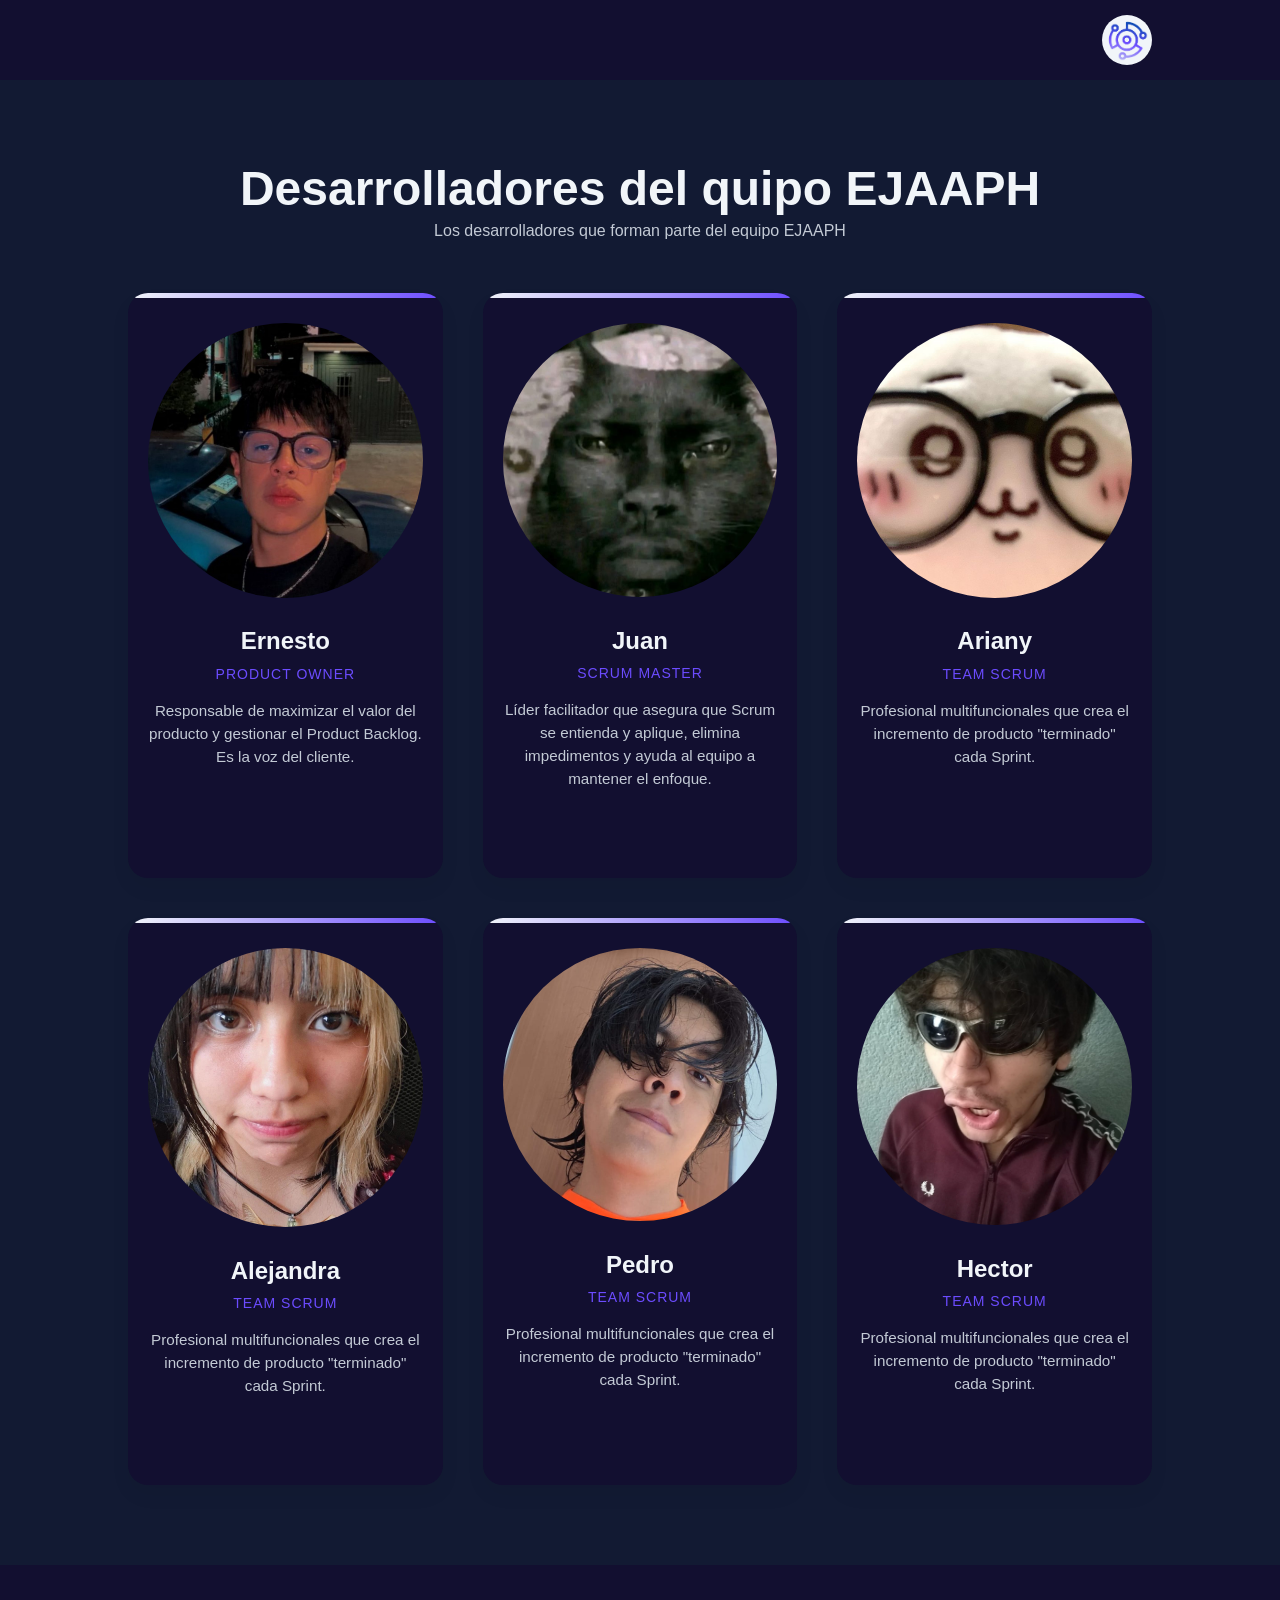
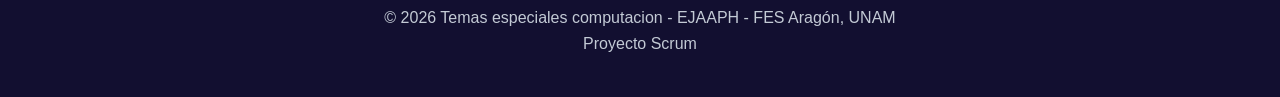
<file: apartado4.html>
<!DOCTYPE html>
<html lang="es">

<head>
    <meta charset="UTF-8">
    <meta name="viewport" content="width=device-width, initial-scale=1.0">
    <meta name="description" content="Pagina - Perfiles de desarrolladores">
    <title>Desarrolladores</title>
    <link rel="stylesheet" href="src/style.css">
</head>

<body>
    <!-- Encabezado-->
    <header class="header">

        <!-- BOTÓN HAMBURGUESA -->
        <div class="menu">
            <button id="menu-btn" class="menu-btn">
                <span></span>
                <span></span>
                <span></span>
            </button>

            <nav id="menu-panel" class="menu-panel">
                <ul>
                    <li><a href="index.html">Inicio</a></li>
                    <li><a href="apartado1.html">Teoría Básica IS</a></li>
                    <li><a href="apartado2.html">Patrones</a></li>
                    <li><a href="apartado3.html">Scrum</a></li>
                    <li><a href="apartado4.html">Desarrolladores</a></li>
                </ul>
            </nav>
        </div>

        <div class="header-right">
            <img src="src/image/logo.png" class="logo" alt="EJAAPH Logo">
        </div>
    </header>

    <!-- Diseño establecio, si le quieren cambiar algo me avisan plis -->
    <section class="desarrolladores">
        <h1>Desarrolladores del quipo EJAAPH</h1>
        <p>Los desarrolladores que forman parte del equipo EJAAPH</p>

        <div class="grid-equipo">

            <div class="desarrollador">
                <div class="team-img-wrapper">
                    <div class="team-img-wrapper">
                        <div class="team-avatar">
                            <img src="src/image/ernesto.jpeg" alt="Ernesto">
                        </div>
                    </div>
                </div>
                <div class="team-info">
                    <h3>Ernesto</h3>
                    <h4 class="team-role">Product Owner</h4>
                    <p>Responsable de maximizar el valor del producto y gestionar el Product Backlog. Es la voz del
                        cliente.</p>
                    <div class="perfil-link">
                        <a href="apartado4/ernesto.html" class="perfil-btn">Perfil</a>
                    </div>
                </div>
            </div>

            <div class="desarrollador">
                <div class="team-img-wrapper">
                    <div class="team-avatar">
                        <img src="src/image/juan.jpeg" alt="Juan">
                    </div>
                </div>
                <div class="team-info">
                    <h3>Juan</h3>
                    <h4 class="team-role">Scrum Master</h4>
                    <p>Líder facilitador que asegura que Scrum se entienda y aplique, elimina impedimentos y ayuda al
                        equipo a mantener el enfoque.</p>
                    <div class="perfil-link">
                        <a href="apartado4/juan.html" class="perfil-btn">Perfil</a>
                    </div>
                </div>
            </div>

            <div class="desarrollador">
                <div class="team-img-wrapper">
                    <div class="team-avatar">
                        <img src="src/image/ariany.jpeg" alt="Ariany">
                    </div>
                </div>
                <div class="team-info">
                    <h3>Ariany</h3>
                    <h4 class="team-role">Team Scrum</h4>
                    <p> Profesional multifuncionales que crea el incremento de producto "terminado" cada Sprint.</p>
                    <div class="perfil-link">
                        <a href="apartado4/ariany.html" class="perfil-btn">Perfil</a>
                    </div>
                </div>
            </div>

            <div class="desarrollador">
                <div class="team-img-wrapper">
                    <div class="team-avatar">
                        <img src="src/image/alejandra.jpeg" alt="Alejandra">
                    </div>
                </div>
                <div class="team-info">
                    <h3>Alejandra</h3>
                    <h4 class="team-role">Team Scrum</h4>
                    <p> Profesional multifuncionales que crea el incremento de producto "terminado" cada Sprint.</p>
                    <div class="perfil-link">
                        <a href="apartado4/alejandra.html" class="perfil-btn">Perfil</a>
                    </div>
                </div>
            </div>

            <div class="desarrollador">
                <div class="team-img-wrapper">
                    <div class="team-avatar">
                        <img src="src/image/pedro.jpeg" alt="Pedro">
                    </div>
                </div>
                <div class="team-info">
                    <h3>Pedro</h3>
                    <h4 class="team-role">Team Scrum</h4>
                    <p> Profesional multifuncionales que crea el incremento de producto "terminado" cada Sprint.</p>
                    <div class="perfil-link">
                        <a href="apartado4/pedro.html" class="perfil-btn">Perfil</a>
                    </div>
                </div>
            </div>

            <div class="desarrollador">
                <div class="team-img-wrapper">
                    <div class="team-avatar">
                        <img src="src/image/hector.jpeg" alt="Hector">
                    </div>
                </div>
                <div class="team-info">
                    <h3>Hector </h3>
                    <h4 class="team-role">Team Scrum</h4>
                    <p> Profesional multifuncionales que crea el incremento de producto "terminado" cada Sprint.</p>
                    <div class="perfil-link">
                        <a href="apartado4/hector.html" class="perfil-btn">Perfil</a>
                    </div>
                </div>
            </div>
        </div>
    </section>

    <footer>
        <p>&copy; 2026 Temas especiales computacion - EJAAPH - FES Aragón, UNAM</p>
        <p>Proyecto Scrum</p>
    </footer>

    <!-- Parte de script-->
    <script>
        const btn = document.getElementById("menu-btn");
        const panel = document.getElementById("menu-panel");

        btn.addEventListener("click", () => {
            btn.classList.toggle("active");
            panel.classList.toggle("active");
        });

        /* Cerrar al hacer clic fuera */
        document.addEventListener("click", (e) => {
            if (!btn.contains(e.target) && !panel.contains(e.target)) {
                btn.classList.remove("active");
                panel.classList.remove("active");
            }
        });
    </script>

</body>

</html>
</file>
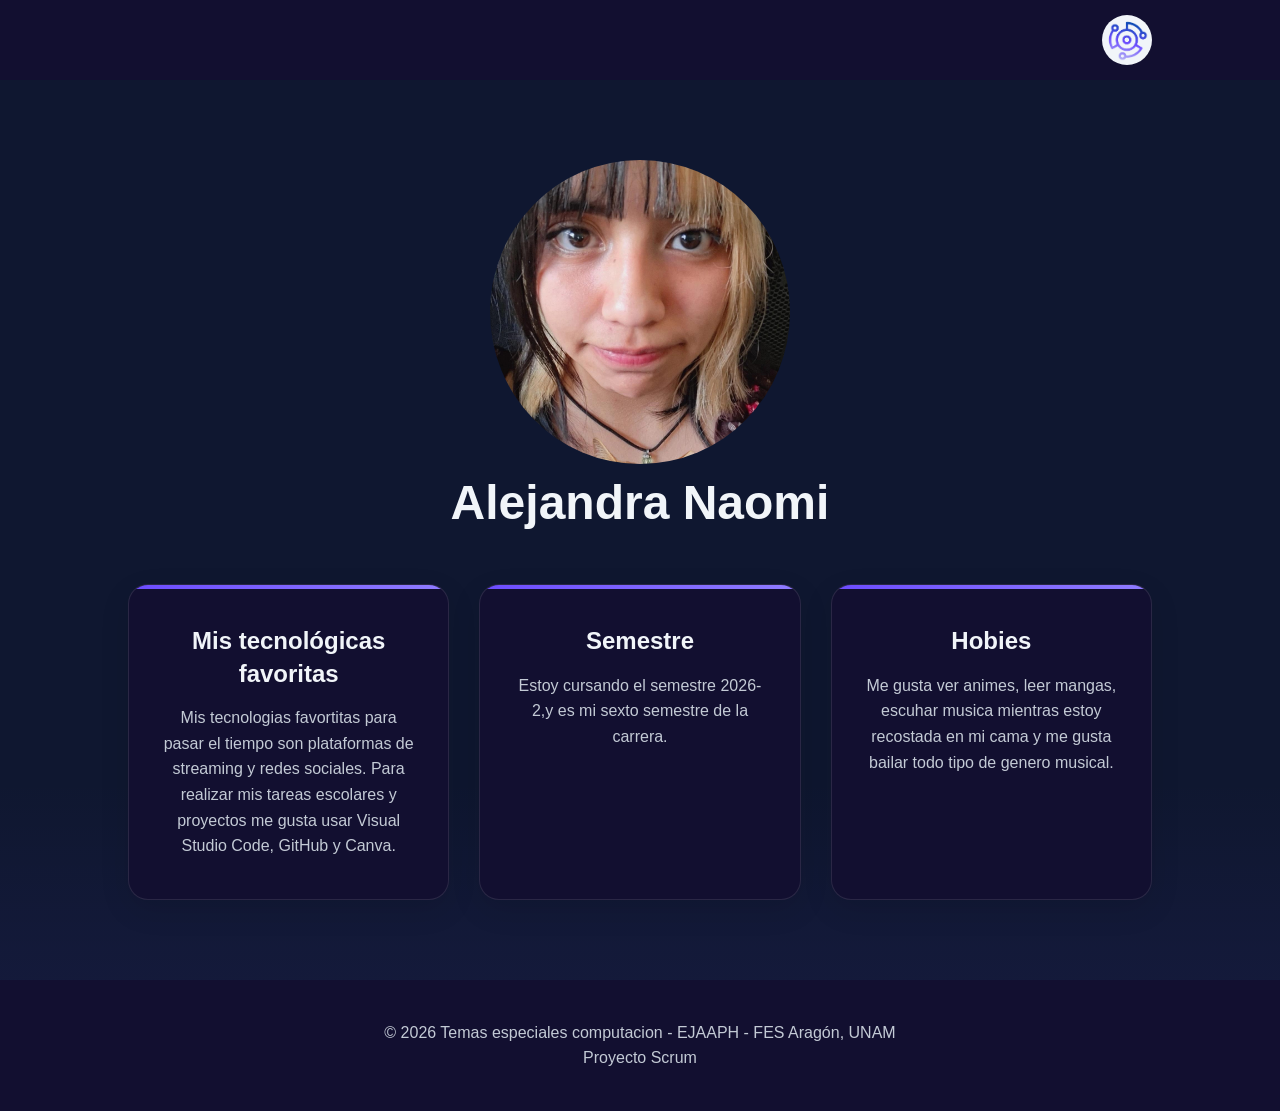
<file: apartado4/alejandra.html>
<!DOCTYPE html>
<html lang="es">

<head>
    <meta charset="UTF-8">
    <meta name="viewport" content="width=device-width, initial-scale=1.0">
    <meta name="description" content="Pagina - Perfiles de desarrolladores">
    <title>Desarrolladores</title>
    <link rel="stylesheet" href="../src/style.css">
</head>

<body>
    <!-- Encabezado-->
    <header class="header">

        <!-- BOTÓN HAMBURGUESA -->
        <div class="menu">
            <button id="menu-btn" class="menu-btn">
                <span></span>
                <span></span>
                <span></span>
            </button>

            <nav id="menu-panel" class="menu-panel">
                <ul>
                    <li><a href="../index.html">Inicio</a></li>
                    <li><a href="../apartado1.html">Teoría Básica IS</a></li>
                    <li><a href="../apartado2.html">Patrones</a></li>
                    <li><a href="../apartado3.html">Scrum</a></li>
                    <li><a href="../apartado4.html">Desarrolladores</a></li>
                </ul>
            </nav>
        </div>

        <div class="header-right">
            <img src="../src/image/logo.png" class="logo" alt="EJAAPH Logo">
        </div>
    </header>

    <!-- Diseño final de pagina personal -->
    <section class="perfil-completo">

        <img src="../src/image/alejandra.jpeg" alt="Alejandra" class="foto-perfil">

        <h2>Alejandra Naomi</h2>

        <div class="grid-datos">
            <div class="card">
                <h3>Mis tecnológicas favoritas</h3>
                <p>Mis tecnologias favortitas para pasar el tiempo son plataformas de streaming y redes sociales.
                    Para realizar mis tareas escolares y proyectos me gusta usar Visual Studio Code, GitHub y Canva.
                </p>
            </div>
            <div class="card">
                <h3>Semestre</h3>
                <p>Estoy cursando el semestre 2026-2,y es mi sexto semestre de la carrera.</p>
            </div>
            <div class="card">
                <h3>Hobies</h3>
                <p>Me gusta ver animes, leer mangas, escuhar musica mientras estoy recostada en mi cama y me gusta
                    bailar todo tipo de genero musical.</p>
            </div>
        </div>
    </section>

    <footer>
        <p>&copy; 2026 Temas especiales computacion - EJAAPH - FES Aragón, UNAM</p>
        <p>Proyecto Scrum</p>
    </footer>

    <!-- Parte de script-->
    <script>
        const btn = document.getElementById("menu-btn");
        const panel = document.getElementById("menu-panel");

        btn.addEventListener("click", () => {
            btn.classList.toggle("active");
            panel.classList.toggle("active");
        });

        /* Cerrar al hacer clic fuera */
        document.addEventListener("click", (e) => {
            if (!btn.contains(e.target) && !panel.contains(e.target)) {
                btn.classList.remove("active");
                panel.classList.remove("active");
            }
        });
    </script>

</body>

</html>
</file>
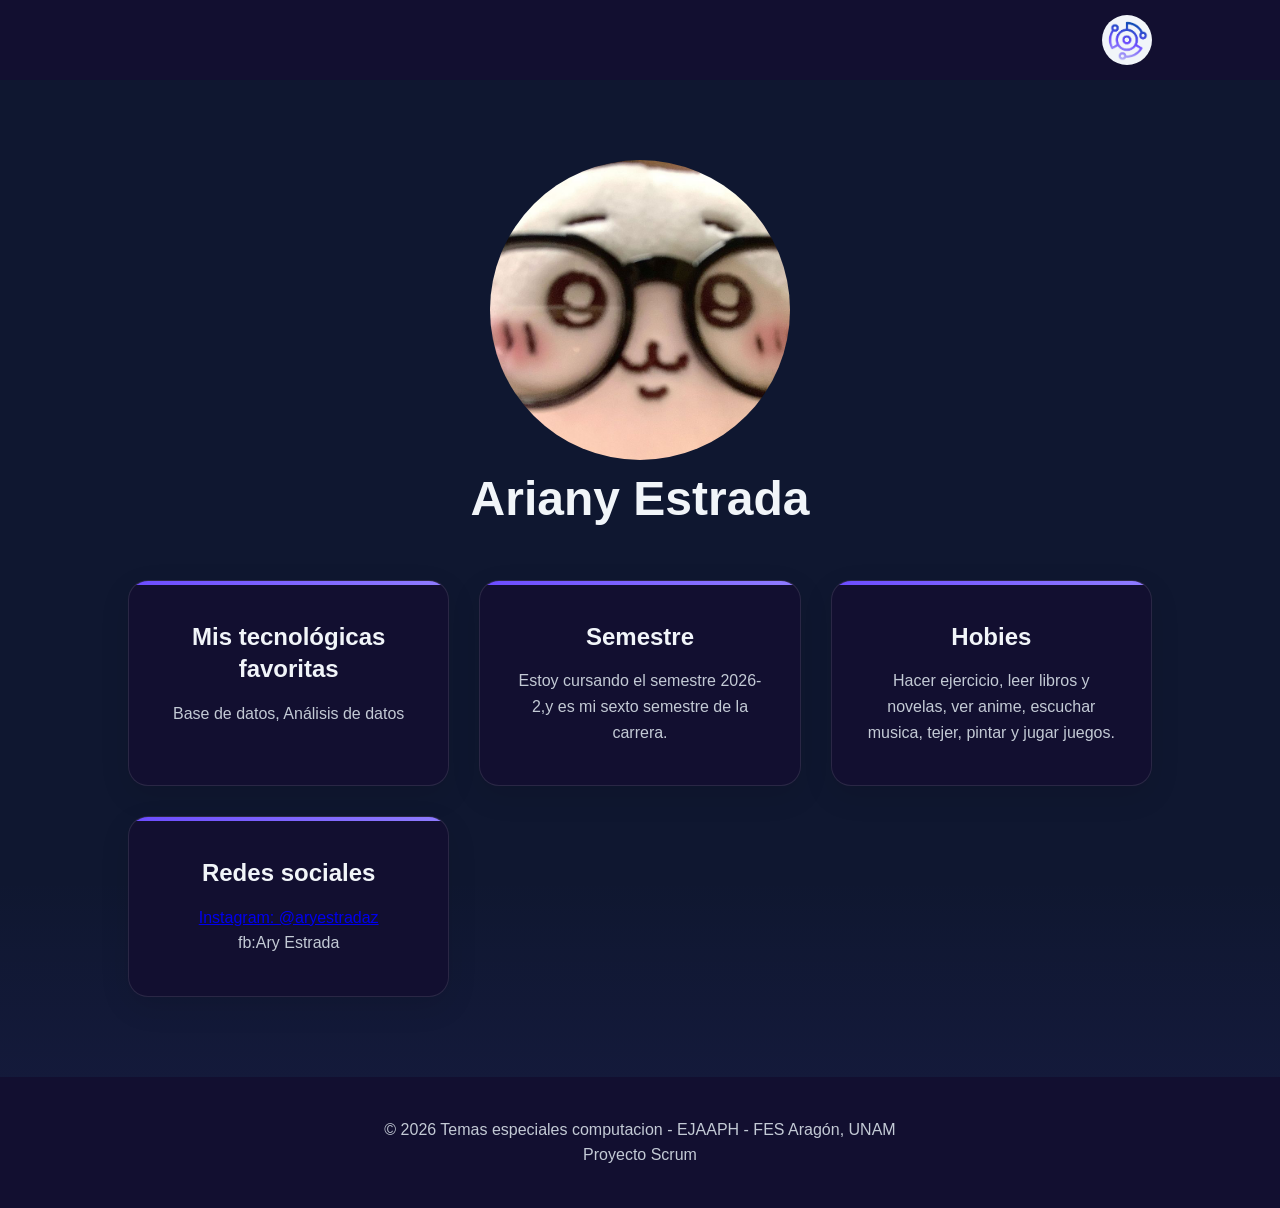
<file: apartado4/ariany.html>
<!DOCTYPE html>
<html lang="es">

<head>
    <meta charset="UTF-8">
    <meta name="viewport" content="width=device-width, initial-scale=1.0">
    <meta name="description" content="Pagina - Perfiles de desarrolladores">
    <title>Desarrolladores</title>
    <link rel="stylesheet" href="../src/style.css">
</head>

<body>
    <!-- Encabezado-->
    <header class="header">

        <!-- BOTÓN HAMBURGUESA -->
        <div class="menu">
            <button id="menu-btn" class="menu-btn">
                <span></span>
                <span></span>
                <span></span>
            </button>

            <nav id="menu-panel" class="menu-panel">
                <ul>
                    <li><a href="../index.html">Inicio</a></li>
                    <li><a href="../apartado1.html">Teoría Básica IS</a></li>
                    <li><a href="../apartado2.html">Patrones</a></li>
                    <li><a href="../apartado3.html">Scrum</a></li>
                    <li><a href="../apartado4.html">Desarrolladores</a></li>
                </ul>
            </nav>
        </div>

        <div class="header-right">
            <img src="../src/image/logo.png" class="logo" alt="EJAAPH Logo">
        </div>
    </header>

    <!-- Diseño final de pagina personal -->
    <section class="perfil-completo">

        <img src="../src/image/ariany.jpeg" alt="Ariany" class="foto-perfil">

        <h2>Ariany Estrada</h2>

        <div class="grid-datos">
            <div class="card">
                <h3>Mis tecnológicas favoritas</h3>
                <p>Base de datos, Análisis de datos</p>
            </div>
            <div class="card">
                <h3>Semestre</h3>
                <p>Estoy cursando el semestre 2026-2,y es mi sexto semestre de la carrera.</p>
            </div>
            <div class="card">
                <h3>Hobies</h3>
                <p>Hacer ejercicio, leer libros y novelas, ver anime, escuchar musica, tejer, pintar y jugar juegos.
                </p>
            </div>
            <div class="card">
                <h3>Redes sociales</h3>
                <p><a href="https://www.instagram.com/aryestradaz/" target="_blank">Instagram: @aryestradaz</a></p>
                <p>fb:Ary Estrada</p>
            </div>
        </div>
    </section>

    <footer>
        <p>&copy; 2026 Temas especiales computacion - EJAAPH - FES Aragón, UNAM</p>
        <p>Proyecto Scrum</p>
    </footer>

    <!-- Parte de script-->
    <script>
        const btn = document.getElementById("menu-btn");
        const panel = document.getElementById("menu-panel");

        btn.addEventListener("click", () => {
            btn.classList.toggle("active");
            panel.classList.toggle("active");
        });

        /* Cerrar al hacer clic fuera */
        document.addEventListener("click", (e) => {
            if (!btn.contains(e.target) && !panel.contains(e.target)) {
                btn.classList.remove("active");
                panel.classList.remove("active");
            }
        });
    </script>

</body>

</html>
</file>
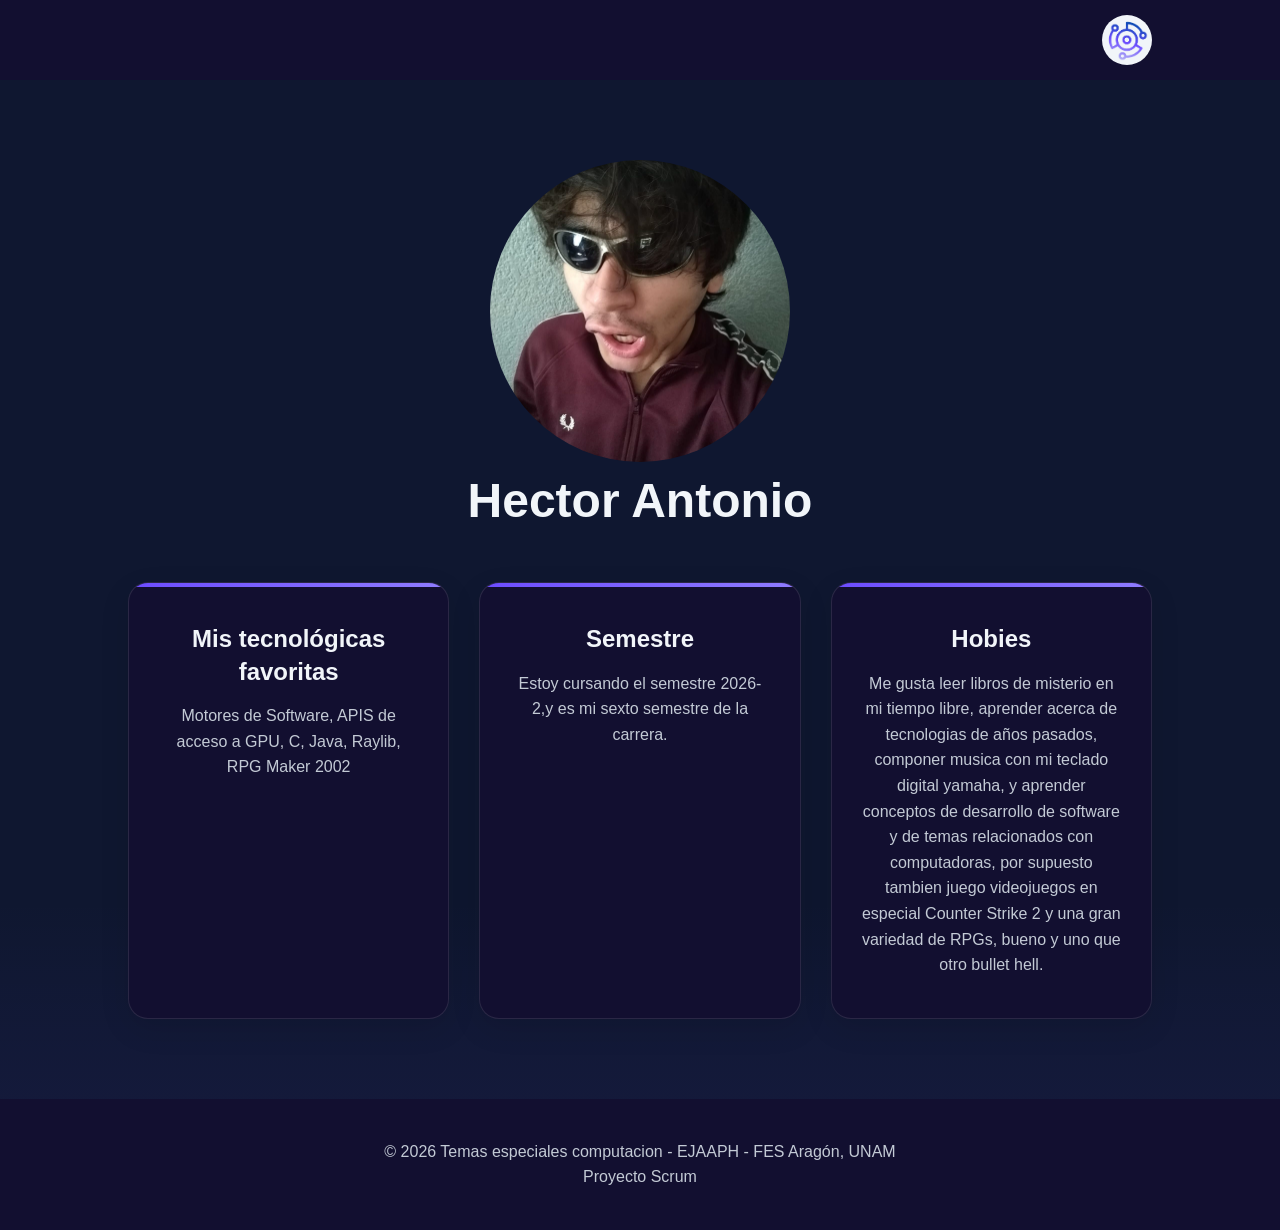
<file: apartado4/hector.html>
<!DOCTYPE html>
<html lang="es">

<head>
    <meta charset="UTF-8">
    <meta name="viewport" content="width=device-width, initial-scale=1.0">
    <meta name="description" content="Pagina - Perfiles de desarrolladores">
    <title>Desarrolladores</title>
    <link rel="stylesheet" href="../src/style.css">
</head>

<body>
    <!-- Encabezado-->
    <header class="header">

        <!-- BOTÓN HAMBURGUESA -->
        <div class="menu">
            <button id="menu-btn" class="menu-btn">
                <span></span>
                <span></span>
                <span></span>
            </button>

            <nav id="menu-panel" class="menu-panel">
                <ul>
                    <li><a href="../index.html">Inicio</a></li>
                    <li><a href="../apartado1.html">Teoría Básica IS</a></li>
                    <li><a href="../apartado2.html">Patrones</a></li>
                    <li><a href="../apartado3.html">Scrum</a></li>
                    <li><a href="../apartado4.html">Desarrolladores</a></li>
                </ul>
            </nav>
        </div>

        <div class="header-right">
            <img src="../src/image/logo.png" class="logo" alt="EJAAPH Logo">
        </div>
    </header>

    <!-- Diseño final de pagina personal -->
    <section class="perfil-completo">

        <img src="../src/image/hector.jpeg" alt="Hector" class="foto-perfil">

        <h2>Hector Antonio</h2>

        <div class="grid-datos">
            <div class="card">
                <h3>Mis tecnológicas favoritas</h3>
                <p>Motores de Software, APIS de acceso a GPU, C, Java, Raylib, RPG Maker 2002</p>
            </div>
            <div class="card">
                <h3>Semestre</h3>
                <p>Estoy cursando el semestre 2026-2,y es mi sexto semestre de la carrera.</p>
            </div>
            <div class="card">
                <h3>Hobies</h3>
                <p>Me gusta leer libros de misterio en mi tiempo libre, aprender acerca de tecnologias de años pasados,
                    componer musica con mi teclado digital yamaha,
                    y aprender conceptos de desarrollo de software y de temas relacionados con computadoras,
                    por supuesto tambien juego videojuegos en especial Counter Strike 2 y una gran variedad de RPGs,
                    bueno y uno que otro bullet hell.
                </p>
            </div>
        </div>
    </section>

    <footer>
        <p>&copy; 2026 Temas especiales computacion - EJAAPH - FES Aragón, UNAM</p>
        <p>Proyecto Scrum</p>
    </footer>

    <!-- Parte de script-->
    <script>
        const btn = document.getElementById("menu-btn");
        const panel = document.getElementById("menu-panel");

        btn.addEventListener("click", () => {
            btn.classList.toggle("active");
            panel.classList.toggle("active");
        });

        /* Cerrar al hacer clic fuera */
        document.addEventListener("click", (e) => {
            if (!btn.contains(e.target) && !panel.contains(e.target)) {
                btn.classList.remove("active");
                panel.classList.remove("active");
            }
        });
    </script>

</body>

</html>
</file>
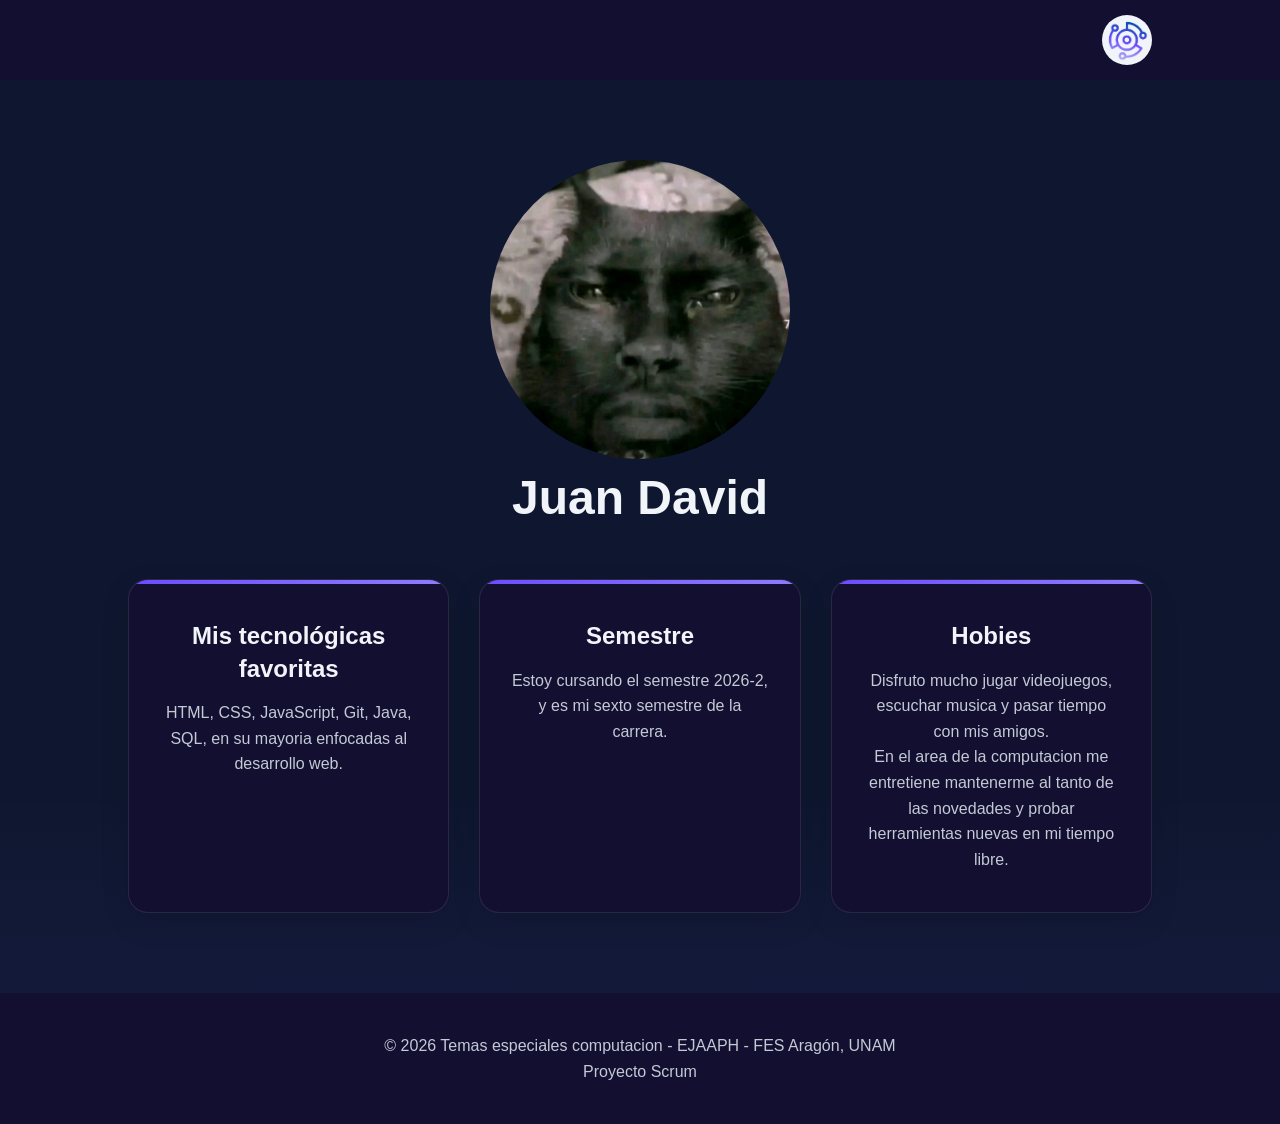
<file: apartado4/juan.html>
<!DOCTYPE html>
<html lang="es">

<head>
    <meta charset="UTF-8">
    <meta name="viewport" content="width=device-width, initial-scale=1.0">
    <meta name="description" content="Pagina - Perfiles de desarrolladores">
    <title>Desarrolladores</title>
    <link rel="stylesheet" href="../src/style.css">
</head>

<body>
    <!-- Encabezado-->
    <header class="header">

        <!-- BOTÓN HAMBURGUESA -->
        <div class="menu">
            <button id="menu-btn" class="menu-btn">
                <span></span>
                <span></span>
                <span></span>
            </button>

            <nav id="menu-panel" class="menu-panel">
                <ul>
                    <li><a href="../index.html">Inicio</a></li>
                    <li><a href="../apartado1.html">Teoría Básica IS</a></li>
                    <li><a href="../apartado2.html">Patrones</a></li>
                    <li><a href="../apartado3.html">Scrum</a></li>
                    <li><a href="../apartado4.html">Desarrolladores</a></li>
                </ul>
            </nav>
        </div>

        <div class="header-right">
            <img src="../src/image/logo.png" class="logo" alt="EJAAPH Logo">
        </div>
    </header>

    <!-- Diseño final de pagina personal -->
    <section class="perfil-completo">

        <img src="../src/image/juan.jpeg" alt="Juan" class="foto-perfil">

        <h2>Juan David</h2>

        <div class="grid-datos">
            <div class="card">
                <h3>Mis tecnológicas favoritas</h3>
                <p> HTML, CSS, JavaScript, Git, Java, SQL, en su mayoria enfocadas al desarrollo web.
                </p>
            </div>
            <div class="card">
                <h3>Semestre</h3>
                <p>Estoy cursando el semestre 2026-2, y es mi sexto semestre de la carrera.</p>
            </div>
            <div class="card">
                <h3>Hobies</h3>
                <p>Disfruto mucho jugar videojuegos, escuchar musica y pasar tiempo con mis amigos.</p>
                <p>En el area de la computacion me entretiene mantenerme al tanto de las novedades y probar herramientas
                    nuevas en mi tiempo libre.</p>
            </div>
        </div>
    </section>

    <footer>
        <p>&copy; 2026 Temas especiales computacion - EJAAPH - FES Aragón, UNAM</p>
        <p>Proyecto Scrum</p>
    </footer>

    <!-- Parte de script-->
    <script>
        const btn = document.getElementById("menu-btn");
        const panel = document.getElementById("menu-panel");

        btn.addEventListener("click", () => {
            btn.classList.toggle("active");
            panel.classList.toggle("active");
        });

        /* Cerrar al hacer clic fuera */
        document.addEventListener("click", (e) => {
            if (!btn.contains(e.target) && !panel.contains(e.target)) {
                btn.classList.remove("active");
                panel.classList.remove("active");
            }
        });
    </script>

</body>

</html>
</file>
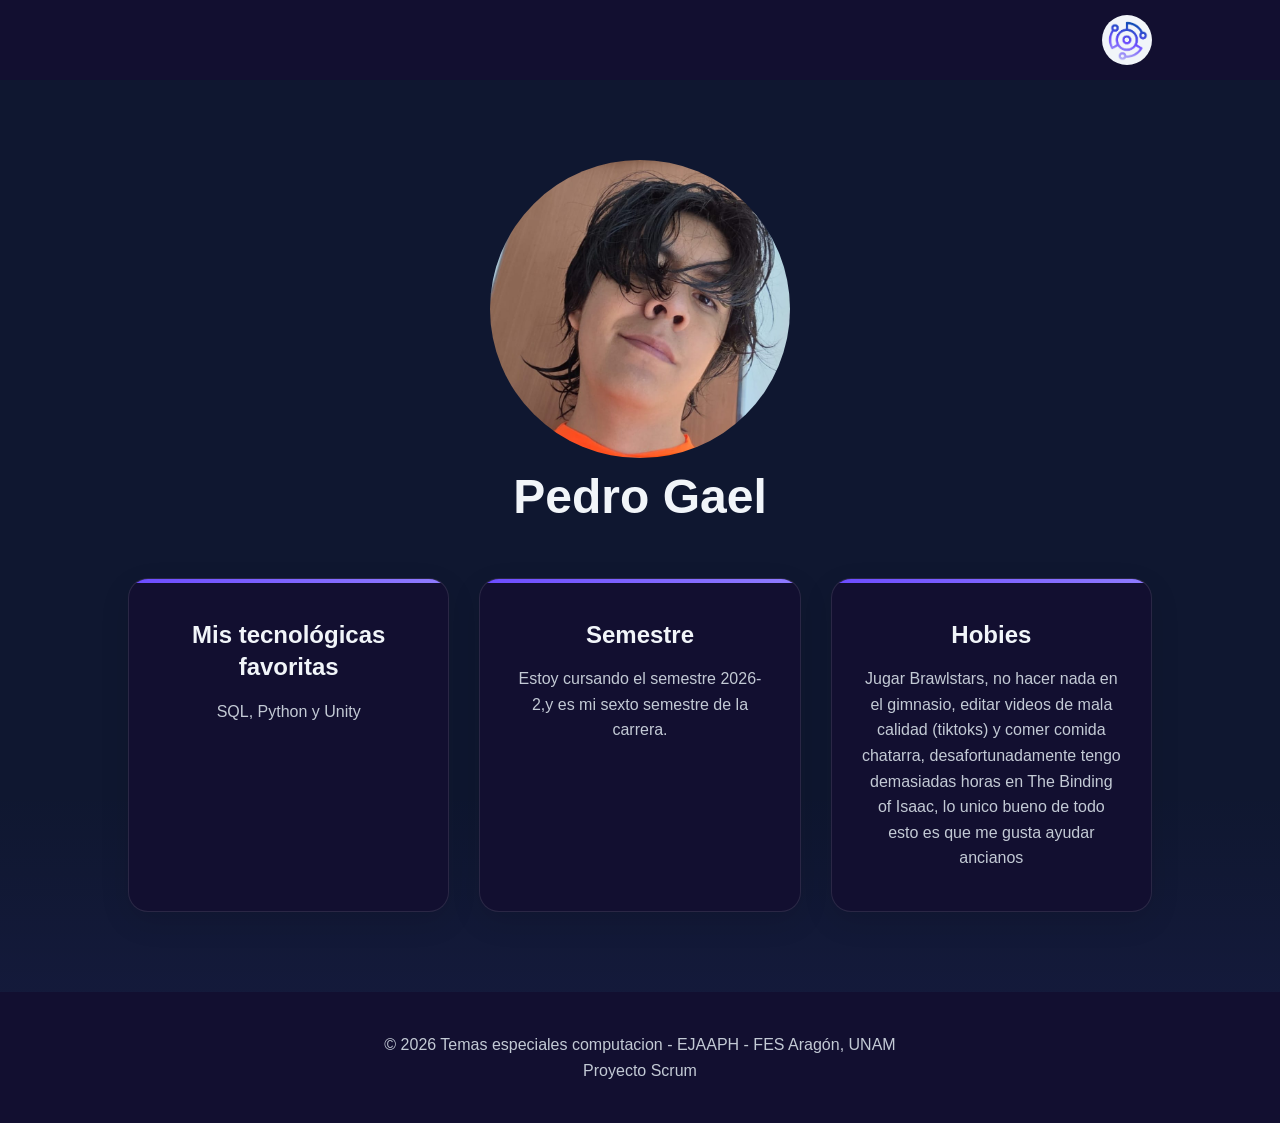
<file: apartado4/pedro.html>
<!DOCTYPE html>
<html lang="es">

<head>
    <meta charset="UTF-8">
    <meta name="viewport" content="width=device-width, initial-scale=1.0">
    <meta name="description" content="Pagina - Perfiles de desarrolladores">
    <title>Desarrolladores</title>
    <link rel="stylesheet" href="../src/style.css">
</head>

<body>
    <!-- Encabezado-->
    <header class="header">

        <!-- BOTÓN HAMBURGUESA -->
        <div class="menu">
            <button id="menu-btn" class="menu-btn">
                <span></span>
                <span></span>
                <span></span>
            </button>

            <nav id="menu-panel" class="menu-panel">
                <ul>
                    <li><a href="../index.html">Inicio</a></li>
                    <li><a href="../apartado1.html">Teoría Básica IS</a></li>
                    <li><a href="../apartado2.html">Patrones</a></li>
                    <li><a href="../apartado3.html">Scrum</a></li>
                    <li><a href="../apartado4.html">Desarrolladores</a></li>
                </ul>
            </nav>
        </div>

        <div class="header-right">
            <img src="../src/image/logo.png" class="logo" alt="EJAAPH Logo">
        </div>
    </header>

    <!-- Diseño final de pagina personal -->
    <section class="perfil-completo">

        <img src="../src/image/pedro.jpeg" alt="Pedro" class="foto-perfil">

        <h2>Pedro Gael</h2>

        <div class="grid-datos">
            <div class="card">
                <h3>Mis tecnológicas favoritas</h3>
                <p>SQL, Python y Unity</p>
            </div>
            <div class="card">
                <h3>Semestre</h3>
                <p>Estoy cursando el semestre 2026-2,y es mi sexto semestre de la carrera.</p>
            </div>
            <div class="card">
                <h3>Hobies</h3>
                <p>Jugar Brawlstars, no hacer nada en el gimnasio, editar videos de mala calidad (tiktoks)
                    y comer comida chatarra, desafortunadamente tengo demasiadas horas en The Binding of Isaac,
                    lo unico bueno de todo esto es que me gusta ayudar ancianos </p>
            </div>
        </div>
    </section>

    <footer>
        <p>&copy; 2026 Temas especiales computacion - EJAAPH - FES Aragón, UNAM</p>
        <p>Proyecto Scrum</p>
    </footer>

    <!-- Parte de script-->
    <script>
        const btn = document.getElementById("menu-btn");
        const panel = document.getElementById("menu-panel");

        btn.addEventListener("click", () => {
            btn.classList.toggle("active");
            panel.classList.toggle("active");
        });

        /* Cerrar al hacer clic fuera */
        document.addEventListener("click", (e) => {
            if (!btn.contains(e.target) && !panel.contains(e.target)) {
                btn.classList.remove("active");
                panel.classList.remove("active");
            }
        });
    </script>

</body>

</html>
</file>
<file: src/style.css>
/* Paleta de colores */
:root {
    --principal: #F1F5F9;
    /* Texto principal claro */
    --acento: #6C4CFF;
    /* Morado tecnológico */
    --acento-hover: #8F7CFF;
    /* Morado claro */
    --oscuro: #131d3a;
    /* Azul oscuro para tarjetas */
    --blanco: #F1F5F9;
    --fondo-gris-suave: #121A33;
    --texto-gris: #C3CAD5;
    --texto-principal: #F1F5F9;
    --texto-secundario: #C3CAD5;
    --fondo-body: #0A0F1F;
    /* Azul muy oscuro */
    --fondo-header: rgba(18, 15, 48);
    /* Semi-transparente */
    --fondo-cards: rgb(18, 15, 48);
    --fondo-seccion-alt: #0F1730;
    --border-color: rgba(255, 255, 255, 0.1);

    /* Fuentes */
    --fuente-titulos: 'Space Grotesk', sans-serif;
    --fuente-texto: 'Inter', sans-serif;
}

* {
    box-sizing: border-box;
    margin: 0;
    padding: 0;
}

html {
    scroll-behavior: smooth;
    /* Navegación fluida  */
}

/* H1 — Título principal */
h1 {
    font-family: var(--fuente-titulos);
    font-weight: 700;
    font-size: 48px;
    line-height: 1.2;
}

/* H2 — Títulos de sección */
h2 {
    font-family: var(--fuente-titulos);
    font-weight: 600;
    font-size: 36px;
    line-height: 1.3;
}

/* H3 — Subtítulos */
h3 {
    font-family: var(--fuente-titulos);
    font-weight: 600;
    font-size: 28px;
    line-height: 1.35;
}

/* Body — Texto principal */
p {
    font-family: var(--fuente-texto);
    font-weight: 400;
    font-size: 16px;
    line-height: 1.6;
}

/* HEADER */
.header {
    position: relative;
    z-index: 1000;
    display: flex;
    justify-content: space-between;
    align-items: center;
    padding: 15px 10%;
    background-color: var(--fondo-header);
}

/* BOTÓN HAMBURGUESA */
.menu-btn {
    width: 35px;
    height: 25px;
    display: flex;
    flex-direction: column;
    justify-content: space-between;
    background: none;
    border: none;
    cursor: pointer;
}

.menu-btn span {
    display: block;
    height: 4px;
    background: var(--texto-principal);
    border-radius: 2px;
    transition: all 0.4s ease;
}

/* ANIMACIÓN A "X" */
.menu-btn.active span:nth-child(1) {
    transform: rotate(45deg) translate(5px, 5px);
}

.menu-btn.active span:nth-child(2) {
    opacity: 0;
}

.menu-btn.active span:nth-child(3) {
    transform: rotate(-45deg) translate(6px, -6px);
}

.menu-panel {
    position: absolute;
    z-index: 2000;
    top: 70px;
    left: 10%;
    background: var(--fondo-cards);
    border-radius: 15px;
    padding: 20px;
    min-width: 200px;
    box-shadow: 0 15px 30px rgba(0, 0, 0, 0.2);
    opacity: 0;
    transform: translateY(-10px);
    pointer-events: none;
    transition: all 0.3s ease;
}

.menu-panel.active {
    opacity: 1;
    transform: translateY(0);
    pointer-events: auto;
}

.menu-panel ul {
    list-style: none;
    margin: 0;
    padding: 0;
}

.menu-panel li {
    margin: 10px 0;
}

.menu-panel a {
    text-decoration: none;
    color: var(--texto-principal);
    font-weight: 500;
    transition: 0.3s;
}

.menu-panel a:hover {
    color: var(--acento);
}

.header-right {
    display: flex;
    align-items: center;
    gap: 15px;
}

.logo {
    width: 100%;
    max-width: 50px;
    height: 100%;
    max-height: 50px;
    border-radius: 50%;
}

nav {
    display: flex;
    justify-content: space-between;
    align-items: center;
    max-width: 1400px;
    margin: 0 auto;
}

/*Cuerpo*/
body {
    font-family: var(--fuente-texto);
    font-size: 16px;
    font-weight: 400;
    line-height: 1.6;
    background-color: var(--fondo-body);
    color: var(--texto-principal);
    transition: background-color 0.3s ease, color 0.3s ease;
}

/* ============ HERO SECTION ============ */
.hero {
    height: 80vh;
    display: flex;
    flex-direction: column;
    justify-content: center;
    align-items: center;
    text-align: center;
    padding: 0 10%;
    background: radial-gradient(circle at top right, rgba(108, 76, 255, 0.15), transparent),
        radial-gradient(circle at bottom left, rgba(143, 124, 255, 0.1), transparent);
    position: relative;
    overflow: hidden;
}

.hero h1 {
    font-size: clamp(3rem, 8vw, 5rem);
    margin-bottom: 20px;
    background: linear-gradient(90deg, #fff, var(--acento-hover));
    -webkit-background-clip: text;
    background-clip: text;
    -webkit-text-fill-color: transparent;
}

.hero p {
    font-size: 1.2rem;
    color: var(--texto-secundario);
    max-width: 600px;
    margin-bottom: 40px;
}

.hero-btn {
    padding: 15px 40px;
    background: var(--acento);
    color: white;
    text-decoration: none;
    border-radius: 50px;
    font-weight: 600;
    transition: 0.3s;
    box-shadow: 0 10px 20px rgba(108, 76, 255, 0.3);
}

.hero-btn:hover {
    background: var(--acento-hover);
    transform: translateY(-5px);
    box-shadow: 0 15px 30px rgba(108, 76, 255, 0.4);
}

/* ============ SECCIONES (INDEX) ============ */
.secciones-grid {
    padding: 100px 10%;
    background-color: var(--fondo-seccion-alt);
}

.grid-container {
    display: grid;
    grid-template-columns: repeat(auto-fit, minmax(300px, 1fr));
    gap: 30px;
    margin-top: 50px;
}

.seccion-card {
    background: var(--fondo-cards);
    padding: 40px;
    border-radius: 24px;
    border: 1px solid var(--border-color);
    transition: all 0.4s cubic-bezier(0.175, 0.885, 0.32, 1.275);
    text-decoration: none;
    color: inherit;
    display: flex;
    flex-direction: column;
    gap: 15px;
}

.seccion-card:hover {
    transform: scale(1.05);
    border-color: var(--acento);
    box-shadow: 0 20px 40px rgba(0, 0, 0, 0.3);
}

.seccion-card .icon {
    width: 60px;
    height: 60px;
    background: rgba(108, 76, 255, 0.1);
    border-radius: 16px;
    display: flex;
    align-items: center;
    justify-content: center;
    font-size: 24px;
    color: var(--acento);
    margin-bottom: 10px;
}

.seccion-card h3 {
    font-size: 1.8rem;
    color: var(--blanco);
}

.seccion-card p {
    color: var(--texto-secundario);
    font-size: 0.95rem;
}

.seccion-titulo {
    margin: 100px 0 40px 0;
    text-align: center;
}

.seccion-titulo h2 {
    font-size: 2.8rem;
    color: var(--principal);
}

/* ==============Apartado 4 y paginas de desarrolladores ============*/
.desarrolladores {
    padding: 80px 10%;
    background-color: var(--fondo-gris-suave);
    text-align: center;
    transition: background-color 0.3s ease;
}

.desarrolladores>p {
    color: var(--texto-secundario);
    margin-bottom: 50px;
}

.grid-equipo {
    display: grid;
    grid-template-columns: repeat(auto-fit, minmax(280px, 1fr));
    gap: 40px;
    justify-items: center;
}

.desarrollador {
    background: var(--fondo-cards);
    border-radius: 20px;
    padding: 30px 20px;
    width: 100%;
    max-width: 320px;
    box-shadow: 0 10px 20px rgba(0, 0, 0, 0.05);
    transition: all 0.4s ease;
    position: relative;
    overflow: hidden;
}

/* Decoración superior sutil */
.desarrollador::before {
    content: '';
    position: absolute;
    top: 0;
    left: 0;
    width: 100%;
    height: 5px;
    background: linear-gradient(90deg, var(--principal), var(--acento));
}

/* Micro-interacción: Elevación y Sombra Cian */
.desarrollador:hover {
    transform: translateY(-15px);
    box-shadow: 0 15px 30px rgba(0, 168, 204, 0.2);
}

.team-img-wrapper {
    margin-bottom: 20px;
}


/* Imagen de perfil real */
.team-avatar img {
    width: 100%;
    height: 100%;
    border-radius: 50%;
    object-fit: cover;
}

/* Micro-interacción: Rotación del Avatar */
.desarrollador:hover .team-avatar {
    transform: scale(1.1) rotate(5deg);
}

.team-info h3 {
    color: var(--texto-principal);
    margin-bottom: 5px;
    font-size: 1.5rem;
}

.team-role {
    font-family: var(--fuente-texto);
    color: var(--acento);
    font-size: 14px;
    font-weight: 500;
    text-transform: uppercase;
    letter-spacing: 1px;
    margin-bottom: 15px;
}

.team-info p {
    font-size: 0.95rem;
    color: var(--texto-secundario);
    margin-bottom: 20px;
    line-height: 1.5;
}

/* Animación de los enlaces ocultos */
.perfil-link {
    display: flex;
    justify-content: center;
    gap: 15px;
    opacity: 0;
    transform: translateY(20px);
    /* Empieza un poco abajo */
    transition: all 0.4s ease;
}

/* Los enlaces aparecen suavemente al hacer hover */
.desarrollador:hover .perfil-link {
    opacity: 1;
    transform: translateY(0);
}

.perfil-btn {
    font-family: var(--fuente-texto);
    text-decoration: none;
    color: var(--blanco);
    font-weight: 500;
    font-size: 14px;
    line-height: 1.4;
    padding: 8px 18px;
    border: 1px solid #ddd;
    border-radius: 20px;
    transition: all 0.3s;
}

.perfil-btn:hover {
    background-color: var(--acento);
    color: var(--blanco);
    border-color: var(--acento);
}

/* ------ Diseño para pagina personañ------ */
.perfil-completo {
    padding: 80px 10%;
    text-align: center;
    background-color: var(--fondo-seccion-alt);
    transition: background-color 0.3s ease;
    position: relative;
}

/* Efecto de gradiente sutil en el fondo */
.perfil-completo::before {
    content: '';
    position: absolute;
    bottom: 0;
    left: 0;
    right: 0;
    height: 200px;
    background: linear-gradient(to bottom, transparent, rgba(108, 76, 255, 0.05));
    pointer-events: none;
}

.perfil-completo h2 {
    color: var(--principal);
    margin-bottom: 20px;
    font-size: 3rem;
}

.perfil-completo>p {
    color: var(--texto-secundario);
    margin-bottom: 50px;
    font-size: 1.2rem;
}

.grid-datos {
    display: grid;
    grid-template-columns: repeat(auto-fit, minmax(280px, 1fr));
    gap: 30px;
    margin-top: 50px;
    position: relative;
}

.card {
    background: var(--fondo-cards);
    padding: 40px 30px;
    border-radius: 20px;
    box-shadow: 0 10px 30px rgba(0, 0, 0, 0.1);
    transition: all 0.4s ease;
    border: 1px solid var(--border-color);
    position: relative;
    overflow: hidden;
}

.card::before {
    content: '';
    position: absolute;
    top: 0;
    left: 0;
    width: 100%;
    height: 4px;
    background: linear-gradient(90deg, var(--acento), var(--acento-hover));
}

.card:hover {
    transform: translateY(-15px);
    box-shadow: 0 20px 50px rgba(108, 76, 255, 0.2);
    border-color: var(--acento);
}

.card h3 {
    color: var(--principal);
    margin-bottom: 15px;
    font-size: 1.5rem;
}

.card p {
    color: var(--texto-secundario);
    line-height: 1.6;
}

.foto-perfil {
    width: 100%;
    max-width: 300px;
    height: auto;
    border-radius: 50%;
}

.foto-perfil:hover {
    transform: scale(1.1) rotate(5deg);
}

/* ============ Pie de página ============ */
footer {
    background: var(--fondo-header);
    color: var(--texto-gris);
    text-align: center;
    padding: 40px 0;
    font-size: 0.8rem;
    transition: background-color 0.3s ease, color 0.3s ease;
}

/* ============ MEDIA QUERIES PARA MÓVIL ============ */
@media (max-width: 768px) {

    /* Tipografía */
    h1 {
        font-size: 32px;
    }

    h2 {
        font-size: 28px;
    }

    h3 {
        font-size: 24px;
    }

    /* Hero */
    .hero h1 {
        font-size: 2.5rem;
    }

    .hero p {
        font-size: 1rem;
    }

    /* Ajustes de Padding general */
    .header,
    .hero,
    .secciones-grid,
    .desarrolladores,
    .perfil-completo {
        padding-left: 20px;
        padding-right: 20px;
    }

    .secciones-grid,
    .desarrolladores,
    .perfil-completo {
        padding-top: 60px;
        padding-bottom: 60px;
    }

    /* Header */
    .header-right h1 {
        display: none;
        /* Ocultamos el H1 del header en móvil para dejar espacio al logo */
    }

    .menu-panel {
        left: 20px;
        right: 20px;
        min-width: unset;
    }

    /* Grids */
    .grid-container,
    .grid-equipo,
    .grid-datos {
        gap: 20px;
    }

    .seccion-card,
    .desarrollador,
    .card {
        padding: 25px 20px;
    }

    .foto-perfil {
        max-width: 200px;
    }

    /* Perfil Completo */
    .perfil-completo h2 {
        font-size: 2.2rem;
    }

    .seccion-titulo {
        margin: 40px 0 20px 0;
    }

    .seccion-titulo h2 {
        font-size: 2rem;
    }
}
</file>
